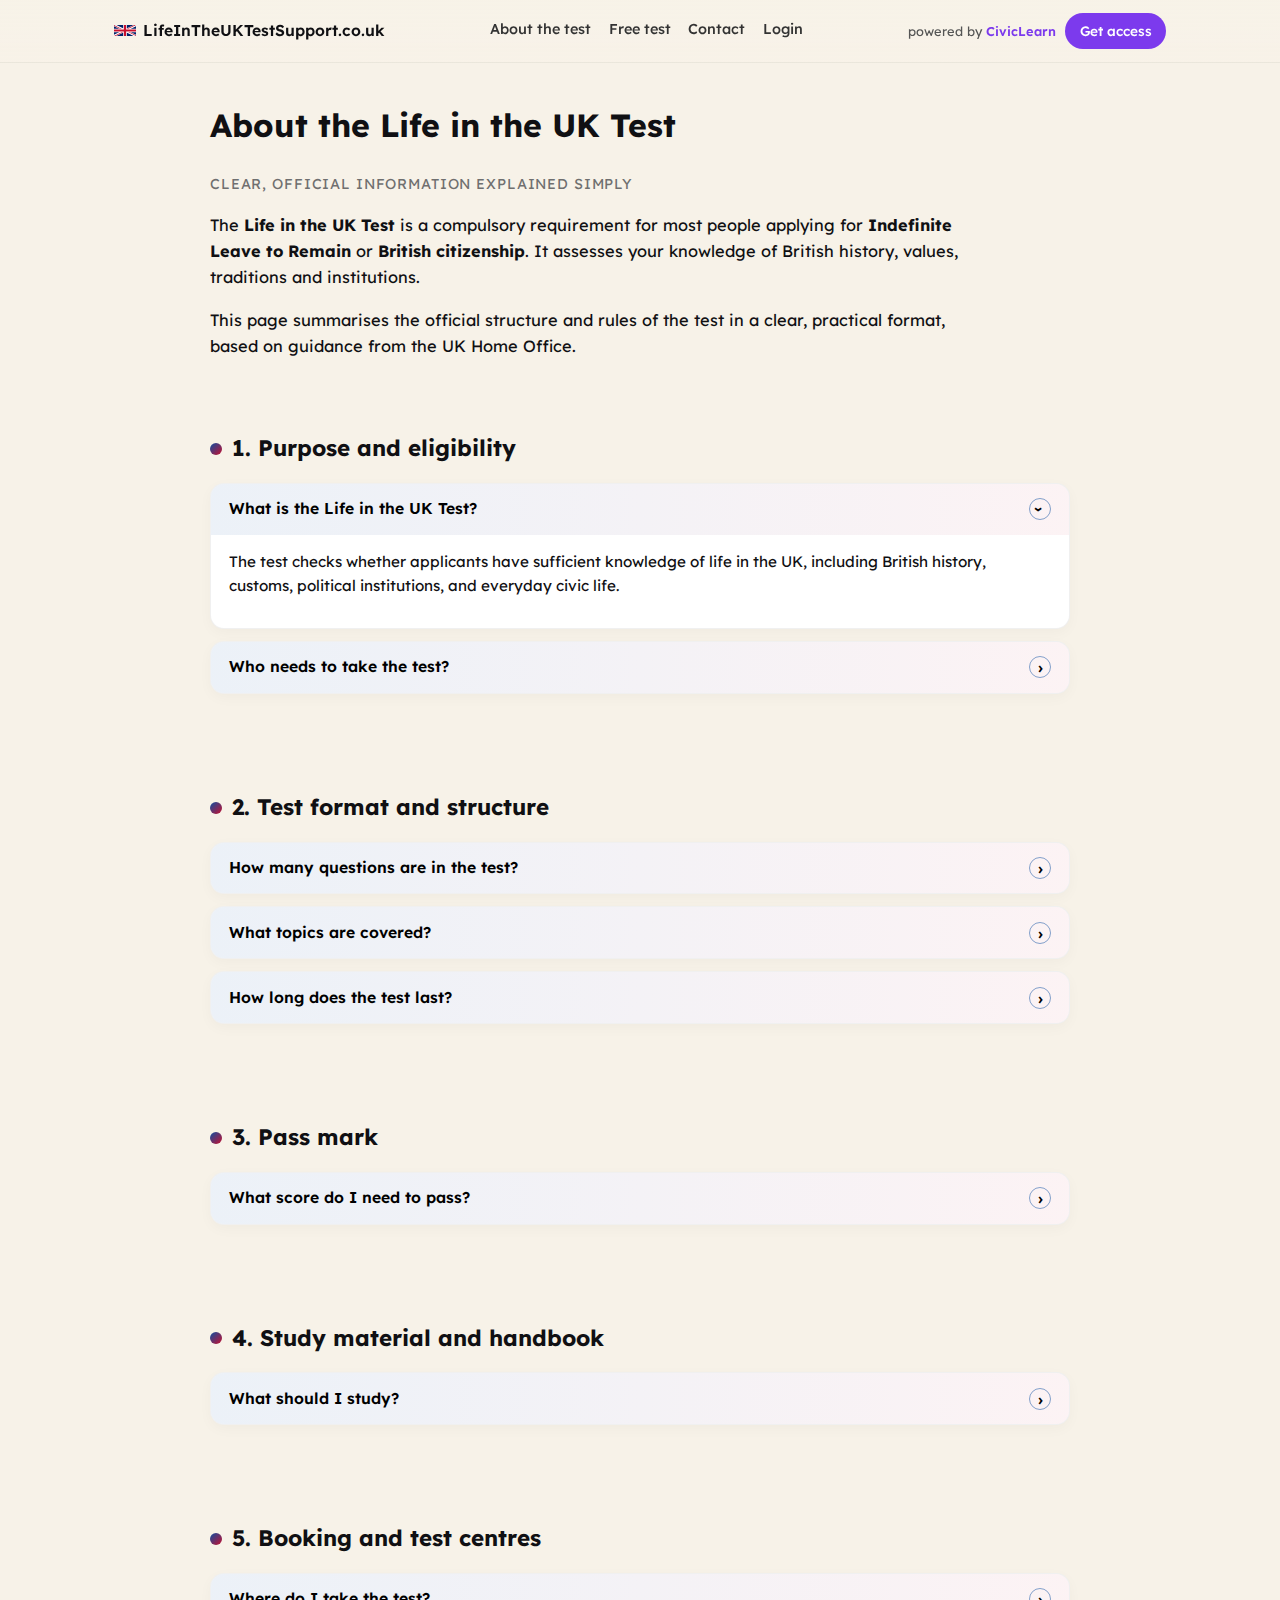
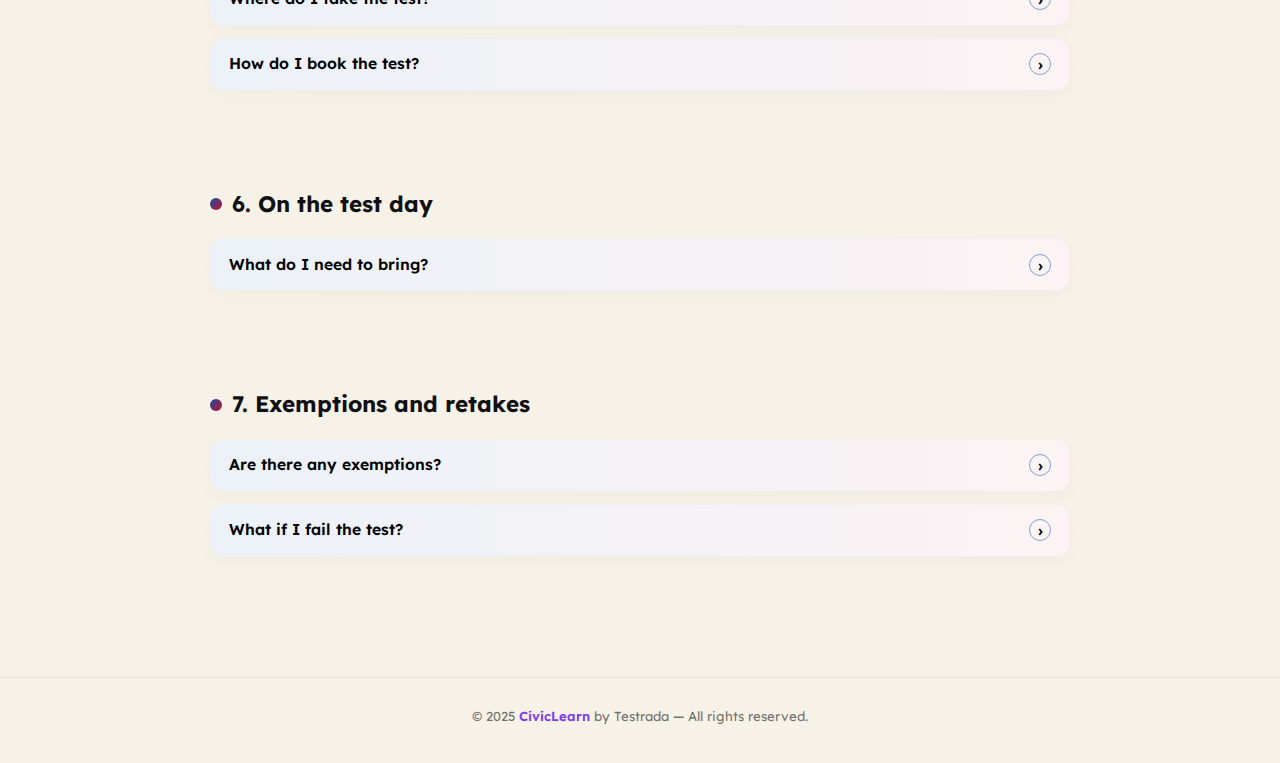
<file: about-the-test.html>
<!DOCTYPE html>
<html lang="en-GB">
<head>
  <meta charset="UTF-8" />
  <meta name="viewport" content="width=device-width,initial-scale=1" />

  <title>About the Life in the UK Test – LifeInTheUKTestSupport.co.uk</title>

  <!-- SEO -->
  <link rel="canonical" href="https://lifeintheuktestsupport.co.uk/about-the-test" />

  <meta name="description"
    content="A complete guide to the Life in the UK Test: purpose, eligibility, test format, number of questions, pass mark, official handbook, booking process, test day rules, exemptions and preparation advice." />

  <meta name="keywords"
    content="life in the uk test, life in the uk test format, life in the uk handbook, british citizenship test, uk settlement test, pass mark life in the uk, book life in the uk test" />

  <meta property="og:type" content="article" />
  <meta property="og:title" content="About the Life in the UK Test – Format, rules and requirements" />
  <meta property="og:description"
    content="Everything you need to know about the Life in the UK Test: questions, format, pass mark, handbook, booking, exemptions and preparation." />
  <meta property="og:url" content="https://lifeintheuktestsupport.co.uk/about-the-test" />
  <meta property="og:image" content="/assets/images/og-default.jpg" />

  <!-- GLOBAL -->
  <link rel="stylesheet"
      href="https://fonts.googleapis.com/css2?family=Lexend:wght@300;400;500;600;700&display=swap">

  <link rel="stylesheet" href="/assets/css/shared.css" />
  <link rel="stylesheet" href="/assets/css/abouttest.css" />

  <!-- PAGE-SPECIFIC FAQ STYLES -->
  <style>
    .faq-hero-intro { max-width: 780px; margin-bottom: 2rem; font-size: 1.02rem; line-height: 1.6; }
    .faq-section { max-width: 860px; margin: 0 auto 3.5rem; }
    .faq-section h2 { font-size: 1.4rem; margin: 2.5rem 0 1rem; display: inline-flex; align-items: center; gap: 0.6rem; }
    .faq-section h2::before {
      content: ""; width: 12px; height: 12px; border-radius: 999px;
      background: linear-gradient(135deg, #0b4ea2, #c8102e);
    }
    .faq-list { display: flex; flex-direction: column; gap: 0.75rem; }
    .faq-item { border-radius: 14px; background: #fff; border: 1px solid rgba(0,0,0,0.06); box-shadow: 0 4px 14px rgba(0,0,0,0.03); overflow: hidden; }
    .faq-question {
      width: 100%; text-align: left; padding: 0.9rem 1.1rem;
      background: linear-gradient(90deg, rgba(11,78,162,0.08), rgba(200,16,46,0.05));
      border: none; cursor: pointer; display: flex; justify-content: space-between;
      font-size: 0.98rem; font-weight: 600;
    }
    .faq-question-icon {
      width: 22px; height: 22px; border-radius: 999px;
      border: 1px solid rgba(11,78,162,0.5);
      display: flex; align-items: center; justify-content: center;
    }
    .faq-item.open .faq-question-icon { transform: rotate(90deg); }
    .faq-answer { padding: 0 1.1rem 0.9rem; font-size: 0.95rem; line-height: 1.6; display: none; }
    .faq-item.open .faq-answer { display: block; }
    .faq-answer ul { margin-left: 1.1rem; }
    .faq-cta-box {
      margin-top: 1rem; padding: 0.9rem; border-radius: 12px;
      background: rgba(11,78,162,0.06); border: 1px dashed rgba(11,78,162,0.4);
      font-size: 0.93rem;
    }
    .faq-cta-box a { font-weight: 600; text-decoration: none; }
    .faq-tagline { font-size: 0.9rem; color: #6f6f6f; margin-bottom: 0.7rem; text-transform: uppercase; letter-spacing: 0.06em; }
	
	.faq-section,
.faq-question,
.faq-answer {
  font-family: 'Lexend', system-ui, -apple-system, BlinkMacSystemFont, sans-serif;
}
  </style>
</head>

<body>

<header class="site-header">
  <div class="header-inner">
    <div class="header-left">
      <a href="/index.html" class="brand-link">
        <img src="/assets/images/uk.svg" alt="United Kingdom" />
        <div class="brand-title">LifeInTheUKTestSupport.co.uk</div>
      </a>
    </div>

    <div class="header-center">
      <nav class="header-nav">
        <a href="/about-the-test.html">About the test</a>
        <a href="/free-test.html">Free test</a>
        <a href="/contact.html">Contact</a>
        <a href="https://civiclearn.com/uk/login">Login</a>
      </nav>
    </div>

    <div class="header-right">
      <div class="brand-powered">powered by <span>CivicLearn</span></div>
      <a href="https://civiclearn.com/uk/checkout.html" class="btn-small-purple">Get access</a>
    </div>
  </div>
</header>

<main class="cl-main">
  <h1>About the Life in the UK Test</h1>
  <p class="faq-tagline">Clear, official information explained simply</p>

  <div class="faq-hero-intro">
    <p>
      The <strong>Life in the UK Test</strong> is a compulsory requirement for most people
      applying for <strong>Indefinite Leave to Remain</strong> or
      <strong>British citizenship</strong>.
      It assesses your knowledge of British history, values, traditions and institutions.
    </p>
    <p>
      This page summarises the official structure and rules of the test in a clear,
      practical format, based on guidance from the UK Home Office.
    </p>
  </div>

  <!-- 1 -->
  <section class="faq-section">
    <h2>1. Purpose and eligibility</h2>
    <div class="faq-list">
      <div class="faq-item open">
        <button class="faq-question">
          <span>What is the Life in the UK Test?</span>
          <span class="faq-question-icon">›</span>
        </button>
        <div class="faq-answer">
          <p>
            The test checks whether applicants have sufficient knowledge of life in the UK,
            including British history, customs, political institutions, and everyday civic life.
          </p>
        </div>
      </div>

      <div class="faq-item">
        <button class="faq-question">
          <span>Who needs to take the test?</span>
          <span class="faq-question-icon">›</span>
        </button>
        <div class="faq-answer">
          <p>
            Most applicants aged between 18 and 65 applying for settlement (ILR)
            or naturalisation as a British citizen must pass the Life in the UK Test,
            unless they qualify for an exemption.
          </p>
        </div>
      </div>
    </div>
  </section>

  <!-- 2 -->
  <section class="faq-section">
    <h2>2. Test format and structure</h2>
    <div class="faq-list">

      <div class="faq-item">
        <button class="faq-question">
          <span>How many questions are in the test?</span>
          <span class="faq-question-icon">›</span>
        </button>
        <div class="faq-answer">
          <p>The test consists of <strong>24 multiple-choice questions</strong>.</p>
        </div>
      </div>

      <div class="faq-item">
        <button class="faq-question">
          <span>What topics are covered?</span>
          <span class="faq-question-icon">›</span>
        </button>
        <div class="faq-answer">
          <ul>
            <li>British history</li>
            <li>Values and principles of the UK</li>
            <li>The UK system of government and the law</li>
            <li>Rights, responsibilities and everyday life</li>
            <li>Traditions, culture and national symbols</li>
          </ul>
        </div>
      </div>

      <div class="faq-item">
        <button class="faq-question">
          <span>How long does the test last?</span>
          <span class="faq-question-icon">›</span>
        </button>
        <div class="faq-answer">
          <p>You have <strong>45 minutes</strong> to complete the test.</p>
        </div>
      </div>

    </div>
  </section>

  <!-- 3 -->
  <section class="faq-section">
    <h2>3. Pass mark</h2>
    <div class="faq-list">
      <div class="faq-item">
        <button class="faq-question">
          <span>What score do I need to pass?</span>
          <span class="faq-question-icon">›</span>
        </button>
        <div class="faq-answer">
          <p>
            To pass the Life in the UK Test, you must answer
            <strong>at least 18 out of 24 questions correctly</strong>,
            which corresponds to a pass mark of <strong>75%</strong>.
          </p>
        </div>
      </div>
    </div>
  </section>

  <!-- 4 -->
  <section class="faq-section">
    <h2>4. Study material and handbook</h2>
    <div class="faq-list">
      <div class="faq-item">
        <button class="faq-question">
          <span>What should I study?</span>
          <span class="faq-question-icon">›</span>
        </button>
        <div class="faq-answer">
          <p>
            The test is based on the official Home Office handbook
            <strong>Life in the United Kingdom: A Guide for New Residents</strong>.
          </p>
          <div class="faq-cta-box">
            CivicLearn’s Life in the UK preparation program transforms the handbook into:
            <ul>
              <li>topic-based practice sessions</li>
              <li>full test simulations</li>
              <li>automatic revision of difficult questions</li>
            </ul>
            <a href="https://civiclearn.com/uk/checkout.html">View the full preparation program</a>
          </div>
        </div>
      </div>
    </div>
  </section>

  <!-- 5 -->
  <section class="faq-section">
    <h2>5. Booking and test centres</h2>
    <div class="faq-list">
      <div class="faq-item">
        <button class="faq-question">
          <span>Where do I take the test?</span>
          <span class="faq-question-icon">›</span>
        </button>
        <div class="faq-answer">
          <p>
            The Life in the UK Test is taken in person at
            <a href="/find-test-centre.html">approved test centres</a>
            across the United Kingdom.
          </p>
        </div>
      </div>

      <div class="faq-item">
        <button class="faq-question">
          <span>How do I book the test?</span>
          <span class="faq-question-icon">›</span>
        </button>
        <div class="faq-answer">
          <p>
            The test must be booked online through the official UK government website.
            You must book in advance and bring the required identification on the day.
          </p>
        </div>
      </div>
    </div>
  </section>

  <!-- 6 -->
  <section class="faq-section">
    <h2>6. On the test day</h2>
    <div class="faq-list">
      <div class="faq-item">
        <button class="faq-question">
          <span>What do I need to bring?</span>
          <span class="faq-question-icon">›</span>
        </button>
        <div class="faq-answer">
          <p>
            You must bring valid identification exactly matching your booking details.
            Mobile phones, notes and study materials are not allowed during the test.
          </p>
        </div>
      </div>
    </div>
  </section>

  <!-- 7 -->
  <section class="faq-section">
    <h2>7. Exemptions and retakes</h2>
    <div class="faq-list">
      <div class="faq-item">
        <button class="faq-question">
          <span>Are there any exemptions?</span>
          <span class="faq-question-icon">›</span>
        </button>
        <div class="faq-answer">
          <p>
            You may be exempt if you are under 18, over 65,
            or have a long-term physical or mental condition that prevents you from taking the test.
          </p>
        </div>
      </div>

      <div class="faq-item">
        <button class="faq-question">
          <span>What if I fail the test?</span>
          <span class="faq-question-icon">›</span>
        </button>
        <div class="faq-answer">
          <p>
            If you do not pass, you can retake the test.
            There is no limit to the number of attempts, but each attempt must be booked and paid for separately.
          </p>
        </div>
      </div>
    </div>
  </section>

</main>

<footer class="cl-footer">
  <div class="cl-footer-inner">
    © 2025 <span class="cl-footer-brand">CivicLearn</span> by Testrada — All rights reserved.
  </div>
</footer>

<script>
document.querySelectorAll(".faq-question").forEach(btn => {
  btn.addEventListener("click", () => {
    const item = btn.closest(".faq-item");
    item.classList.toggle("open");
  });
});
</script>

</body>
</html>
</file>
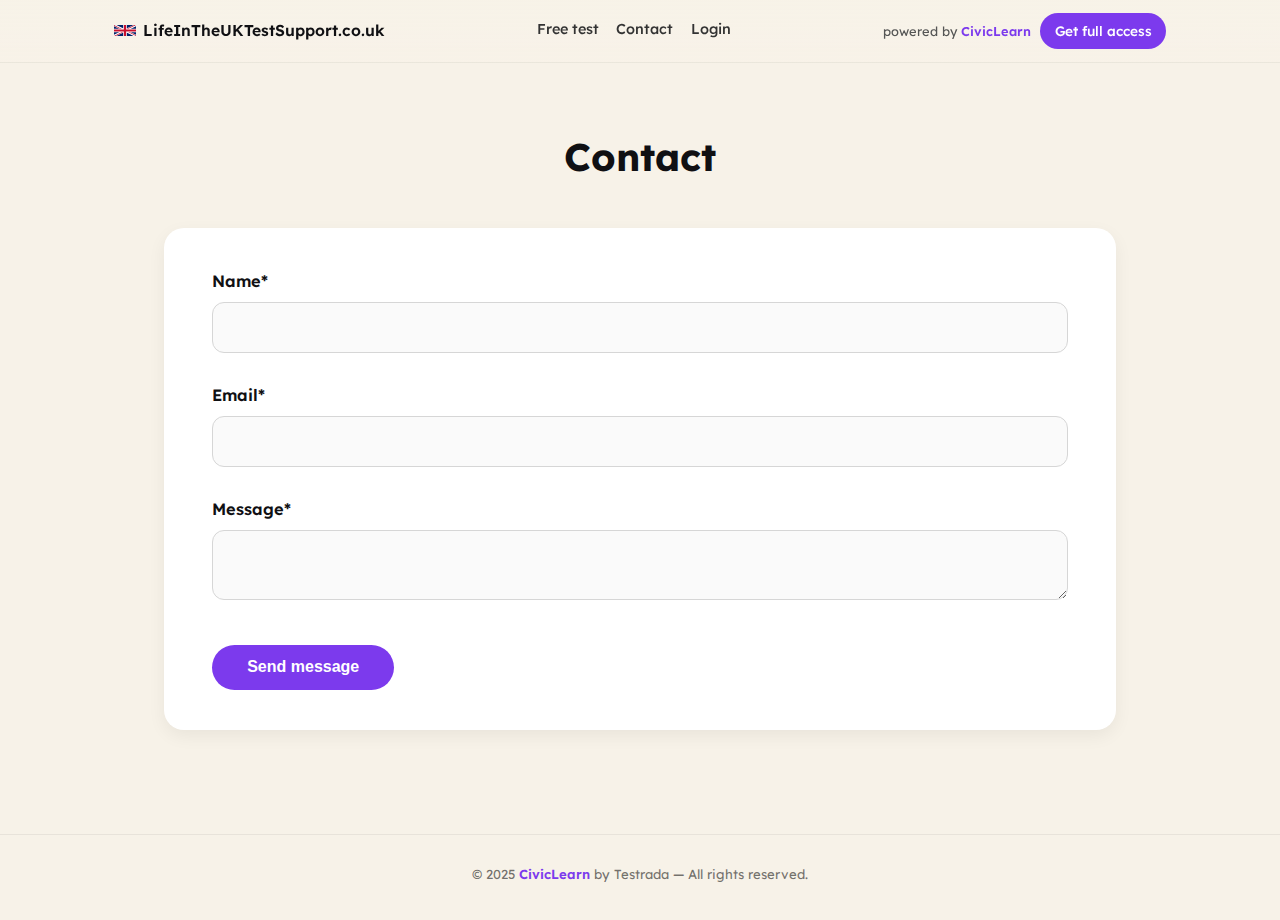
<file: contact.html>
<!DOCTYPE html>
<html lang="en-GB">
<head>
  <meta charset="UTF-8" />
  <meta name="viewport" content="width=device-width, initial-scale=1" />
  <title>Contact – Life in the UK Test Support</title>

  <!-- ===============================
       SEO META
  ================================== -->
  <meta name="description"
    content="Contact LifeInTheUKTestSupport.co.uk for questions about the Life in the UK Test, account access, or help with our online preparation platform. We reply as quickly as possible.">

  <link rel="canonical" href="https://lifeintheuktestsupport.co.uk/contact">

  <!-- ===============================
       OPEN GRAPH
  ================================== -->
  <meta property="og:type" content="website">
  <meta property="og:locale" content="en_GB">
  <meta property="og:title" content="Contact – Life in the UK Test Support">
  <meta property="og:description"
    content="Need help preparing for the Life in the UK Test or have a question about your access? Get in touch — we’re here to help.">
  <meta property="og:url" content="https://lifeintheuktestsupport.co.uk/contact">
  <meta property="og:image" content="https://lifeintheuktestsupport.co.uk/assets/images/og-default.jpg">

  <!-- ===============================
       TWITTER CARDS
  ================================== -->
  <meta name="twitter:card" content="summary_large_image">
  <meta name="twitter:title" content="Contact – Life in the UK Test Support">
  <meta name="twitter:description"
    content="Questions about the Life in the UK Test or our online preparation platform? Contact us for support.">
  <meta name="twitter:image" content="https://lifeintheuktestsupport.co.uk/assets/images/og-default.jpg">

  <link rel="stylesheet" href="/assets/css/shared.css">
  <link rel="stylesheet" href="/assets/css/contact.css">
  <link href="https://fonts.googleapis.com/css2?family=Lexend:wght@300;400;500;600;700&display=swap" rel="stylesheet">

  <style>
    .contact-feedback {
      display: none;
      margin-top: 1rem;
      font-size: 1rem;
      padding-left: 0.2rem;
    }
    .contact-feedback.success { color: #1b7f3b; }
    .contact-feedback.error { color: #b71c1c; }
  </style>

</head>

<body>

<header class="site-header">
  <div class="header-inner">

    <div class="header-left">
      <a href="/index.html" class="brand-link">
        <img src="/assets/images/uk.svg" alt="United Kingdom">
        <div class="brand-title">LifeInTheUKTestSupport.co.uk</div>
      </a>
    </div>

    <div class="header-center">
      <nav class="header-nav">
        <a href="/free-test.html">Free test</a>
        <a href="/contact.html">Contact</a>
        <a href="https://civiclearn.com/uk/login">Login</a>
      </nav>
    </div>

    <div class="header-right">
      <div class="brand-powered">powered by <span>CivicLearn</span></div>
      <a href="https://civiclearn.com/uk/checkout.html" class="btn-small-purple">
        Get full access
      </a>
    </div>

  </div>
</header>


<main class="contact-main">

  <h1 class="contact-title">Contact</h1>

  <div class="contact-card">

    <form id="contactForm" class="contact-form">

      <div class="field">
        <label>Name*</label>
        <input type="text" name="name" required>
      </div>

      <div class="field">
        <label>Email*</label>
        <input type="email" name="_replyto" required>
      </div>

      <div class="field">
        <label>Message*</label>
        <textarea name="message" required></textarea>
      </div>

      <button type="submit" class="contact-submit">
        Send message
      </button>

      <div id="successMessage" class="contact-feedback success">
        Your message has been sent successfully.
      </div>

      <div id="errorMessage" class="contact-feedback error">
        Something went wrong. Please try again.
      </div>

    </form>

  </div>

</main>


<footer class="cl-footer">
  <div class="cl-footer-inner">
    © 2025 <span class="cl-footer-brand">CivicLearn</span> by Testrada — All rights reserved.
  </div>
</footer>


<script>
document.getElementById("contactForm").addEventListener("submit", async function(e) {
  e.preventDefault();

  const form = e.target;
  const data = new FormData(form);

  const success = document.getElementById("successMessage");
  const error = document.getElementById("errorMessage");

  success.style.display = "none";
  error.style.display = "none";

  try {
    const response = await fetch("https://formspree.io/f/mwpggjzw", {
      method: "POST",
      body: data,
      headers: { "Accept": "application/json" }
    });

    if (response.ok) {
      success.style.display = "block";
      form.reset();
    } else {
      error.style.display = "block";
    }

  } catch {
    error.style.display = "block";
  }
});
</script>

</body>
</html>
</file>
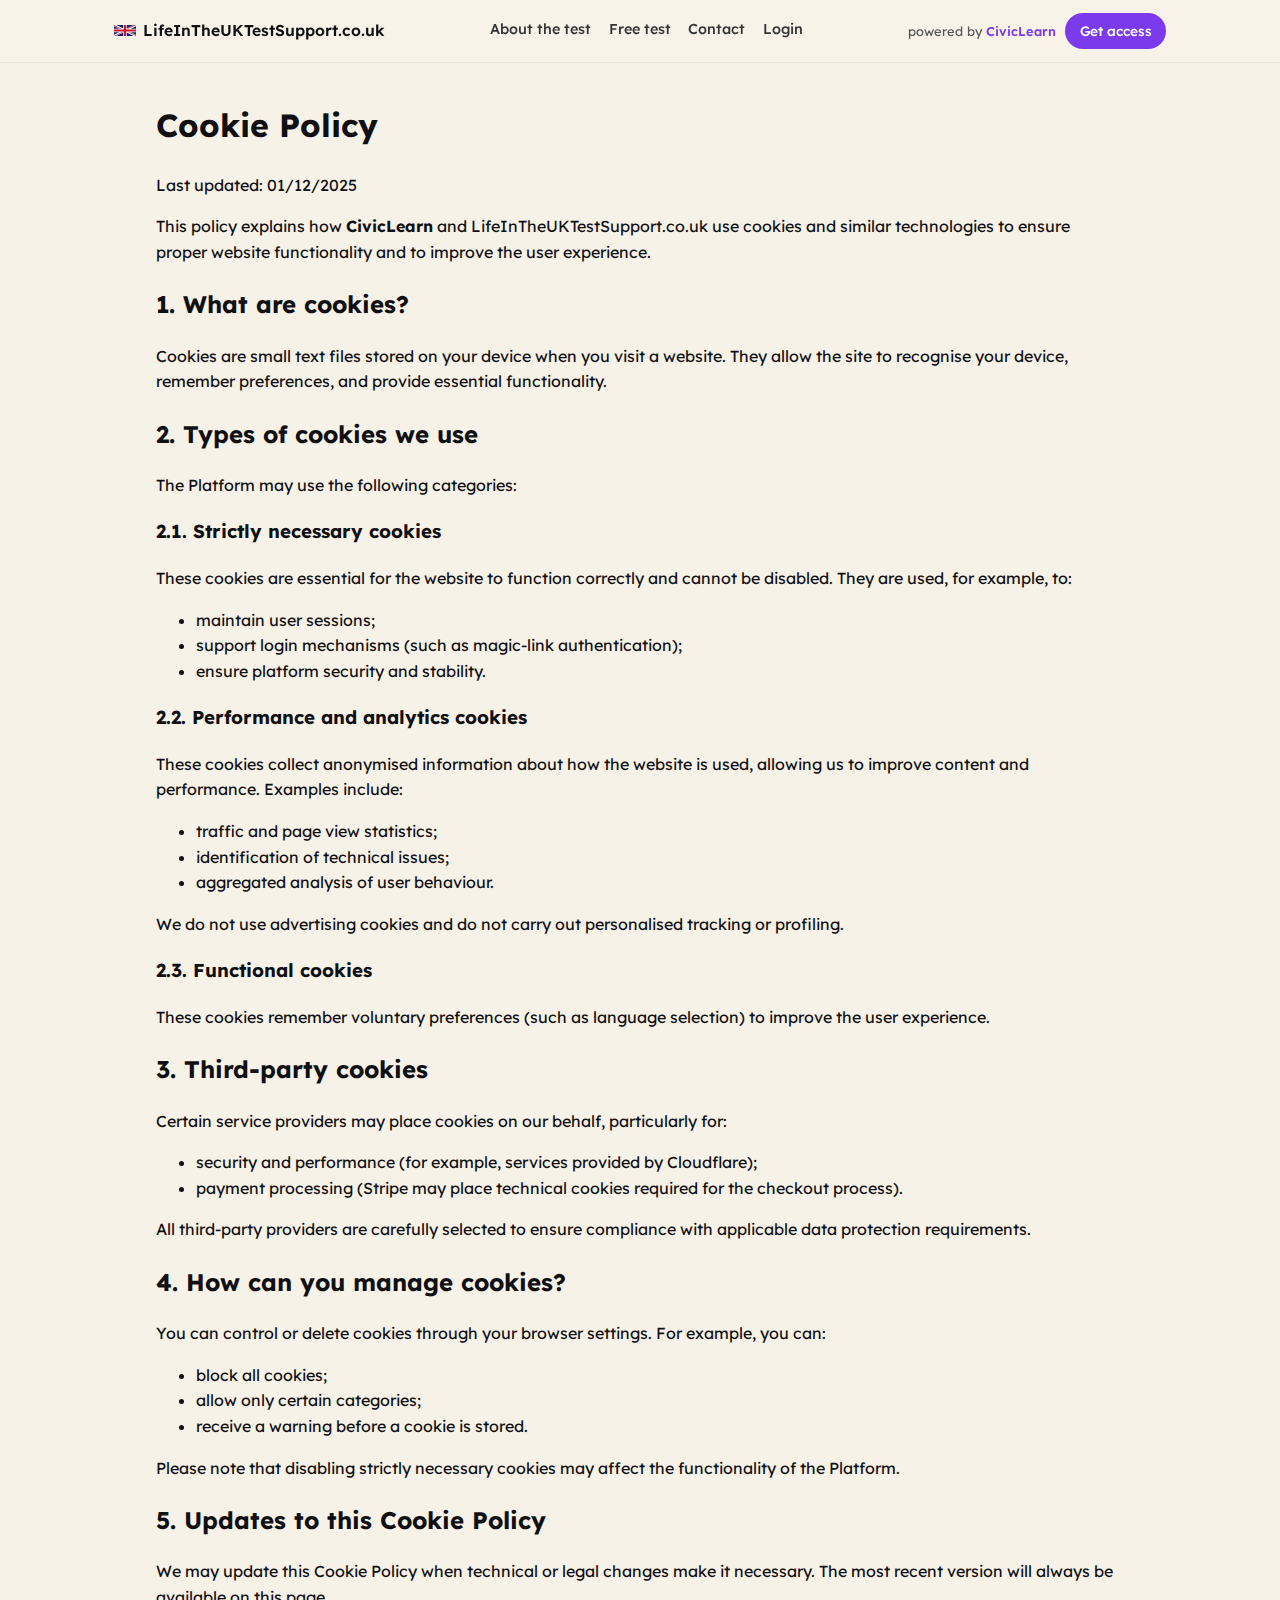
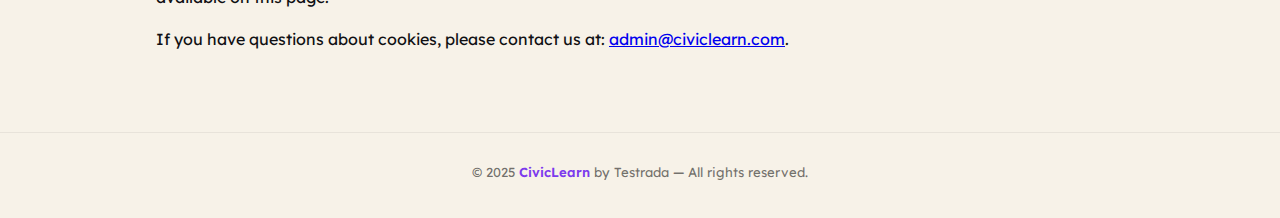
<file: cookie-policy.html>
<!DOCTYPE html>
<html lang="en-GB">
<head>
  <meta charset="UTF-8" />
  <meta name="viewport" content="width=device-width,initial-scale=1" />
  
  <title>Cookie Policy – Life in the UK - British Citizenship Test</title>

  <!-- GLOBAL -->
  <link rel="stylesheet" href="/assets/css/shared.css">

  <!-- PAGE-SPECIFIC CSS -->
  <link rel="stylesheet" href="/assets/css/abouttest.css">
</head>

<body>

<header class="site-header">
  <div class="header-inner">

    <div class="header-left">
      <a href="/" class="brand-link">
        <img src="/assets/images/uk.svg" alt="UK">
        <div class="brand-title">LifeInTheUKTestSupport.co.uk</div>
      </a>
    </div>

    <div class="header-center">
      <nav class="header-nav">
        <a href="/about-the-test.html">About the test</a>
        <a href="/free-test.html">Free test</a>
        <a href="/contact.html">Contact</a>
        <a href="https://civiclearn.com/uk/login">Login</a>
      </nav>
    </div>

    <div class="header-right">
      <div class="brand-powered">
        powered by <span>CivicLearn</span>
      </div>
      <a href="https://civiclearn.com/uk/checkout.html" class="btn-small-purple">
        Get access
      </a>
    </div>

  </div>
</header>


<main class="cl-main">
  <h1>Cookie Policy</h1>

  <p>Last updated: 01/12/2025</p>

  <p>
    This policy explains how <strong>CivicLearn</strong> and LifeInTheUKTestSupport.co.uk use cookies
    and similar technologies to ensure proper website functionality and to improve the user experience.
  </p>


  <h2>1. What are cookies?</h2>
  <p>
    Cookies are small text files stored on your device when you visit a website.
    They allow the site to recognise your device, remember preferences,
    and provide essential functionality.
  </p>


  <h2>2. Types of cookies we use</h2>
  <p>The Platform may use the following categories:</p>


  <h3>2.1. Strictly necessary cookies</h3>
  <p>
    These cookies are essential for the website to function correctly and cannot be disabled.
    They are used, for example, to:
  </p>
  <ul>
    <li>maintain user sessions;</li>
    <li>support login mechanisms (such as magic-link authentication);</li>
    <li>ensure platform security and stability.</li>
  </ul>


  <h3>2.2. Performance and analytics cookies</h3>
  <p>
    These cookies collect anonymised information about how the website is used,
    allowing us to improve content and performance. Examples include:
  </p>
  <ul>
    <li>traffic and page view statistics;</li>
    <li>identification of technical issues;</li>
    <li>aggregated analysis of user behaviour.</li>
  </ul>
  <p>
    We do not use advertising cookies and do not carry out personalised tracking or profiling.
  </p>


  <h3>2.3. Functional cookies</h3>
  <p>
    These cookies remember voluntary preferences (such as language selection)
    to improve the user experience.
  </p>


  <h2>3. Third-party cookies</h2>
  <p>
    Certain service providers may place cookies on our behalf, particularly for:
  </p>

  <ul>
    <li>security and performance (for example, services provided by Cloudflare);</li>
    <li>payment processing (Stripe may place technical cookies required for the checkout process).</li>
  </ul>

  <p>
    All third-party providers are carefully selected to ensure compliance with applicable
    data protection requirements.
  </p>


  <h2>4. How can you manage cookies?</h2>
  <p>
    You can control or delete cookies through your browser settings. For example, you can:
  </p>

  <ul>
    <li>block all cookies;</li>
    <li>allow only certain categories;</li>
    <li>receive a warning before a cookie is stored.</li>
  </ul>

  <p>
    Please note that disabling strictly necessary cookies may affect the functionality of the Platform.
  </p>


  <h2>5. Updates to this Cookie Policy</h2>
  <p>
    We may update this Cookie Policy when technical or legal changes make it necessary.
    The most recent version will always be available on this page.
  </p>

  <p>
    If you have questions about cookies, please contact us at:
    <a href="mailto:admin@civiclearn.com">admin@civiclearn.com</a>.
  </p>

</main>


<footer class="cl-footer">
  <div class="cl-footer-inner">
    © 2025 <span class="cl-footer-brand">CivicLearn</span> by Testrada — All rights reserved.
  </div>
</footer>

</body>
</html>
</file>
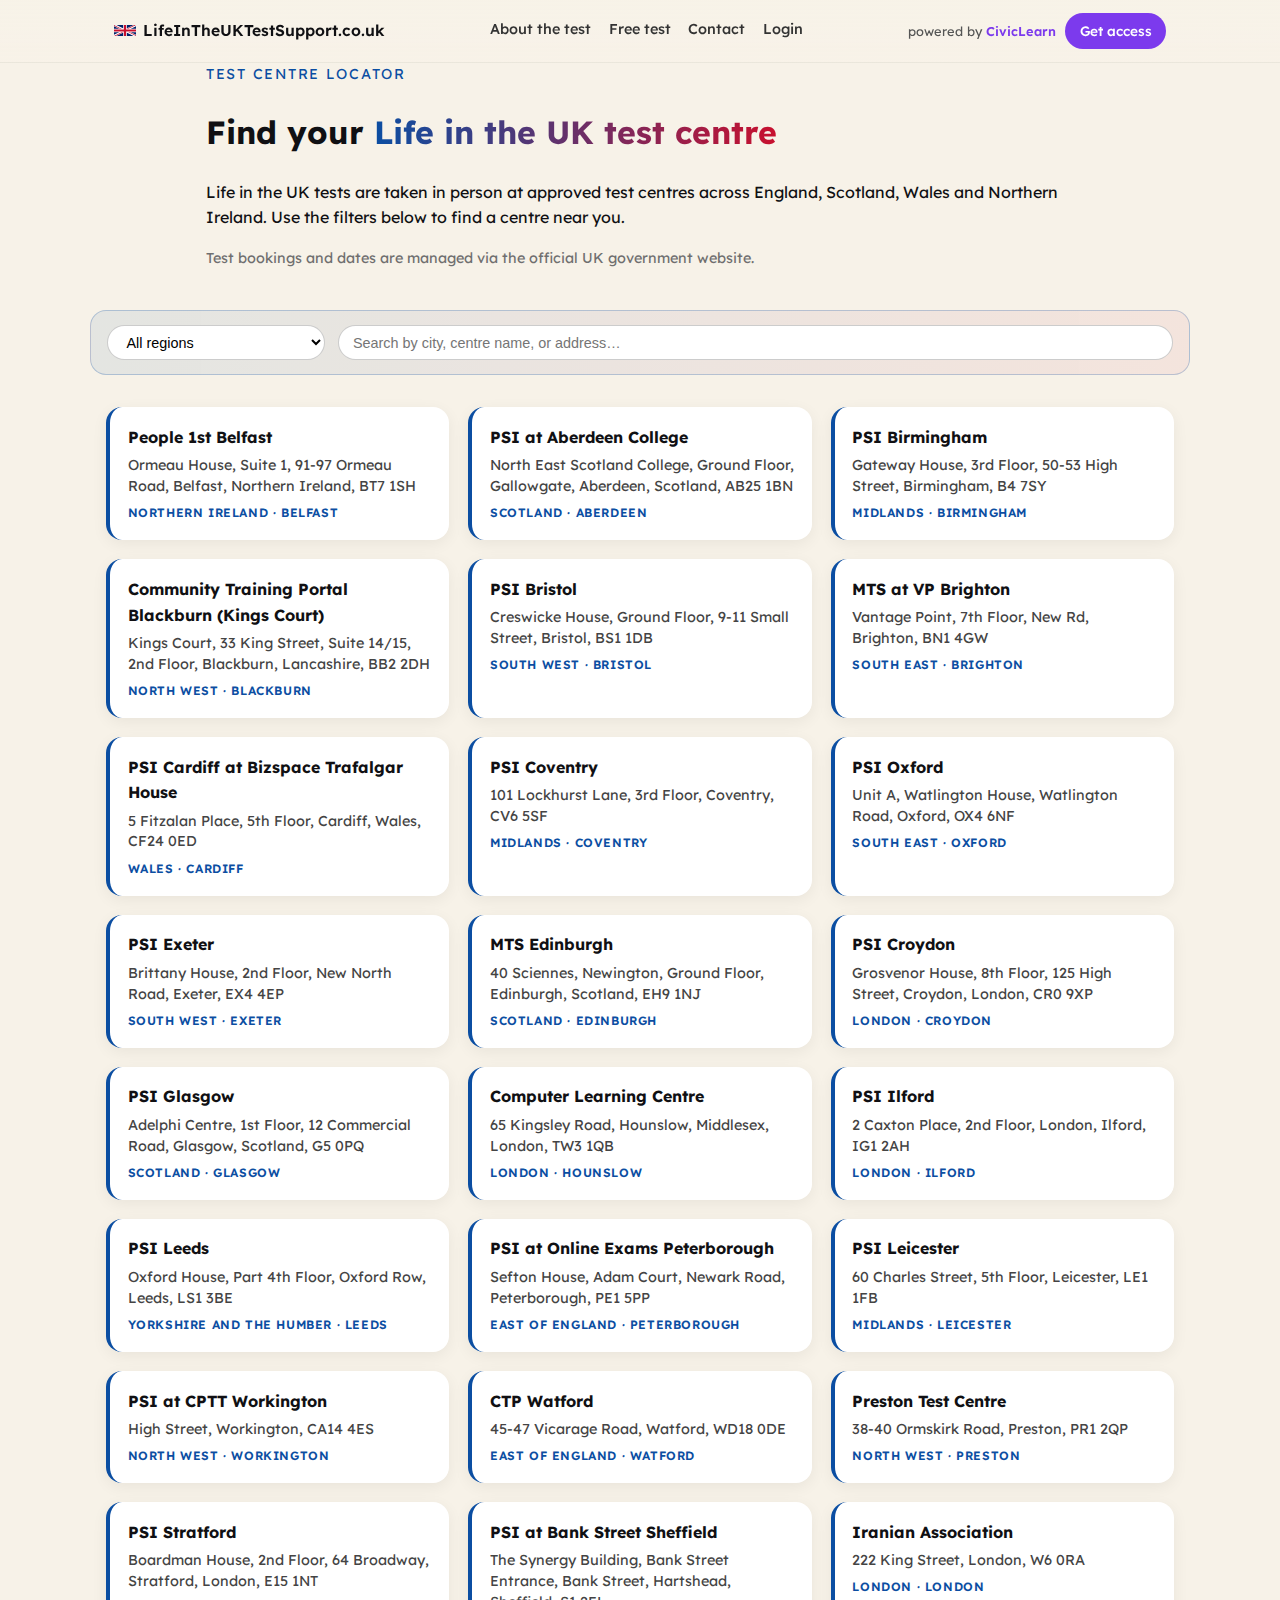
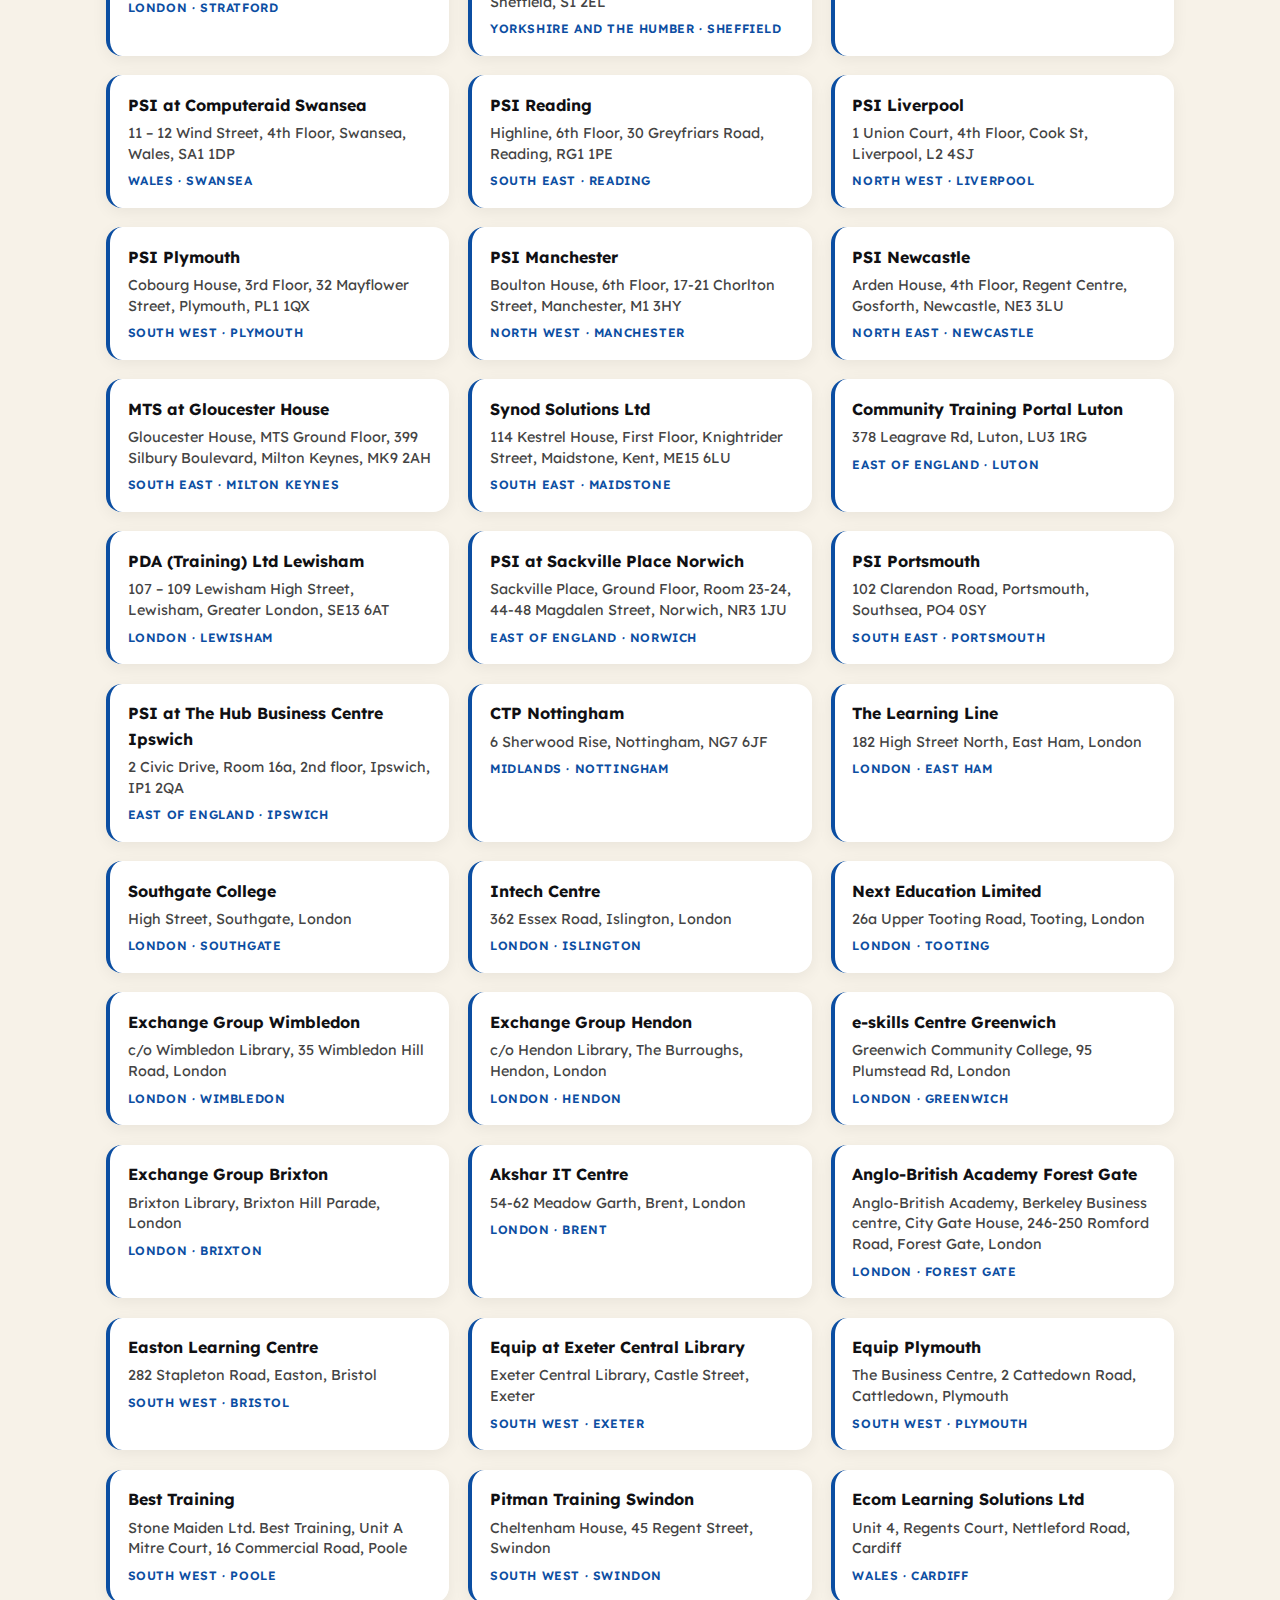
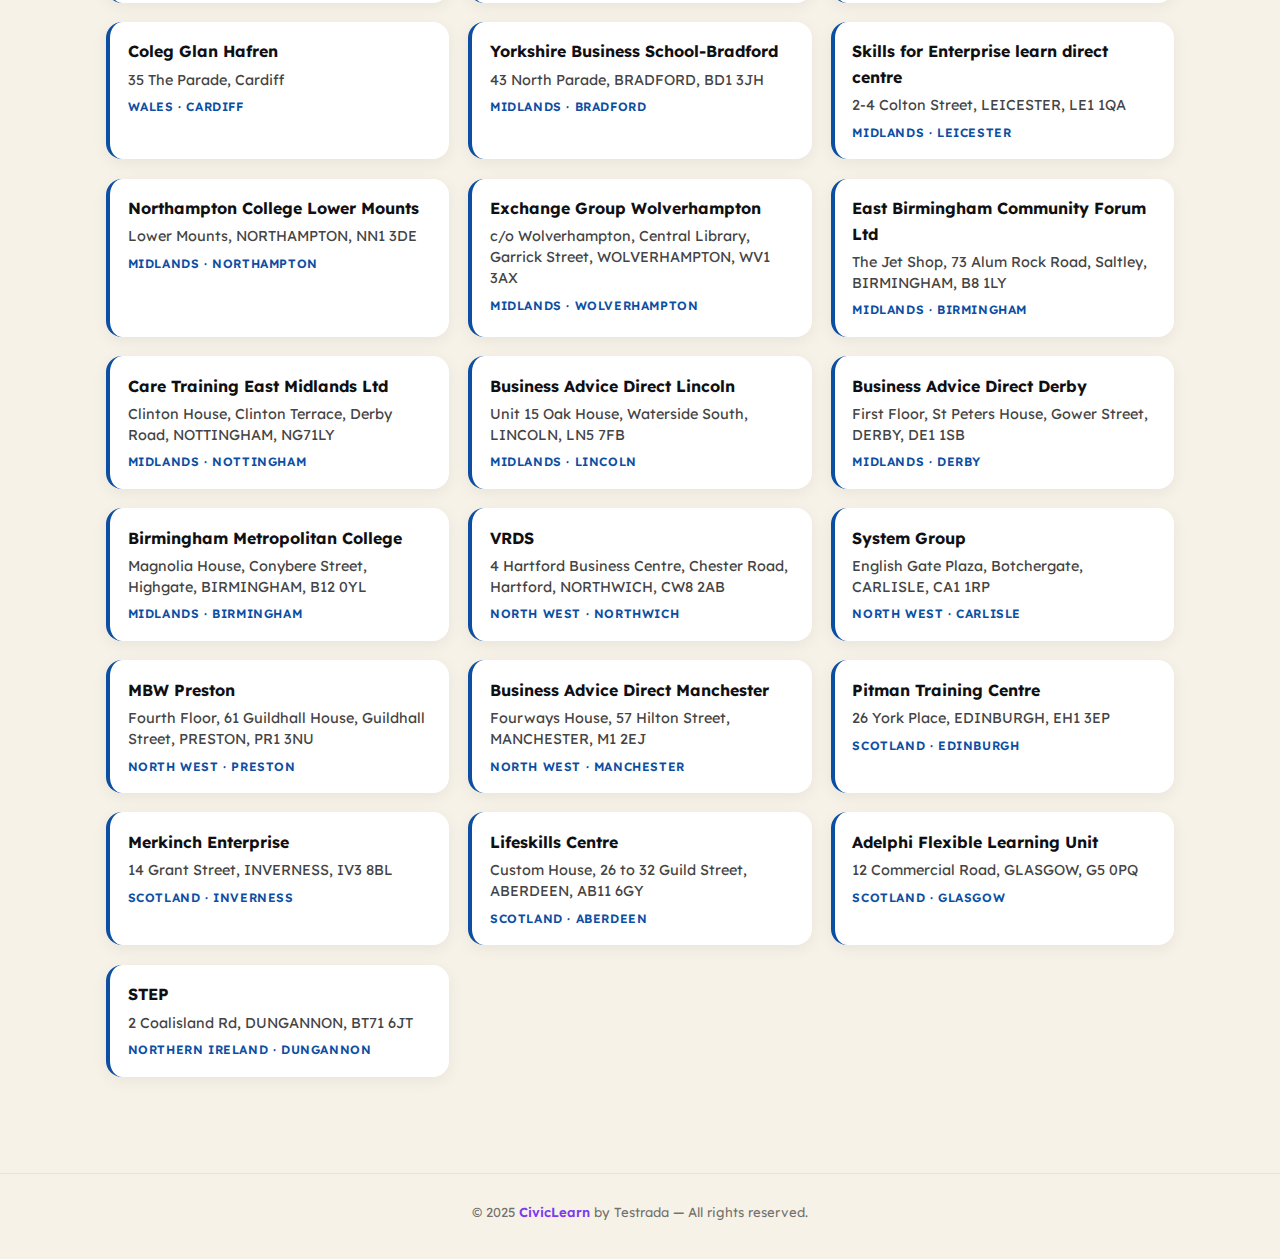
<file: find-test-centre.html>
<!DOCTYPE html>
<html lang="en-GB">
<head>
  <meta charset="UTF-8" />
  <meta name="viewport" content="width=device-width,initial-scale=1" />

  <title>Find a Life in the UK test centre</title>

  <!-- SEO -->
  <link rel="canonical" href="https://lifeintheuktestsupport.co.uk/find-test-centre" />
  <meta name="description"
        content="Find official Life in the UK test centres across England, Scotland, Wales and Northern Ireland. Browse by region or search by city." />

  <meta property="og:type" content="website">
  <meta property="og:title" content="Find your Life in the UK test centre">
  <meta property="og:description"
        content="Browse official Life in the UK test centres by region or city. Clear list, no map, easy to use." />
  <meta property="og:image" content="/assets/images/og-default.jpg">

  <!-- GLOBAL -->
  <link rel="stylesheet" href="/assets/css/shared.css" />

  <style>
    .locator-hero {
      max-width: 900px;
      margin: 0 auto 2.5rem;
      padding: 0 1rem;
    }

    .locator-eyebrow {
      font-size: 0.9rem;
      letter-spacing: 0.12em;
      text-transform: uppercase;
      color: #0b4ea2;
      margin-bottom: 0.35rem;
    }

    .locator-hero h1 span {
      background: linear-gradient(90deg, #0b4ea2, #c8102e);
      -webkit-background-clip: text;
      background-clip: text;
      color: transparent;
    }

    .locator-note {
      margin-top: 0.7rem;
      font-size: 0.9rem;
      color: #6f6f6f;
    }

    /* FILTER BAR */
    .locator-toolbar {
      max-width: 1100px;
      margin: 0 auto 2rem;
      padding: 0.9rem 1rem;
      display: flex;
      gap: 0.8rem;
      flex-wrap: wrap;
      border-radius: 16px;
      background: linear-gradient(
        90deg,
        rgba(11,78,162,0.08),
        rgba(200,16,46,0.06)
      );
      border: 1px solid rgba(11,78,162,0.25);
    }

    .locator-select,
    .locator-search {
      border-radius: 999px;
      border: 1px solid rgba(0,0,0,0.2);
      padding: 0.45rem 0.9rem;
      font-size: 0.9rem;
      background: #fff;
    }

    .locator-search {
      flex: 1 1 220px;
    }

    /* LIST */
    .locator-list {
      max-width: 1100px;
      margin: 0 auto 3rem;
      padding: 0 1rem;
    }

    .locator-cards {
      display: grid;
      grid-template-columns: repeat(auto-fit, minmax(280px, 1fr));
      gap: 1.2rem;
    }

    .locator-card {
      background: #fff;
      border-radius: 16px;
      padding: 1.1rem;
      box-shadow: 0 4px 16px rgba(0,0,0,0.06);
      border-left: 4px solid #0b4ea2;
    }

    .locator-card h3 {
      margin: 0 0 0.3rem;
      font-size: 1rem;
      font-weight: 700;
    }

    .locator-meta {
      font-size: 0.9rem;
      color: #444;
      line-height: 1.45;
    }

    .locator-region {
      margin-top: 0.4rem;
      font-size: 0.75rem;
      font-weight: 600;
      text-transform: uppercase;
      letter-spacing: 0.05em;
      color: #0b4ea2;
    }

    .no-results {
      font-size: 0.95rem;
      color: #666;
      margin-top: 1rem;
    }
  </style>
</head>

<body>

<header class="site-header">
  <div class="header-inner">
    <div class="header-left">
      <a href="/index.html" class="brand-link">
        <img src="/assets/images/uk.svg" alt="United Kingdom">
        <div class="brand-title">LifeInTheUKTestSupport.co.uk</div>
      </a>
    </div>

    <div class="header-center">
      <nav class="header-nav">
        <a href="/about-the-test.html">About the test</a>
        <a href="/free-test.html">Free test</a>
        <a href="/contact.html">Contact</a>
        <a href="https://civiclearn.com/uk/login">Login</a>
      </nav>
    </div>

    <div class="header-right">
      <div class="brand-powered">powered by <span>CivicLearn</span></div>
      <a href="https://civiclearn.com/uk/checkout.html" class="btn-small-purple">
        Get access
      </a>
    </div>
  </div>
</header>

<main class="cl-main">

  <section class="locator-hero">
    <div class="locator-eyebrow">Test centre locator</div>
    <h1>Find your <span>Life in the UK test centre</span></h1>
    <p>
      Life in the UK tests are taken in person at approved test centres across
      England, Scotland, Wales and Northern Ireland.
      Use the filters below to find a centre near you.
    </p>
    <p class="locator-note">
      Test bookings and dates are managed via the official UK government website.
    </p>
  </section>

  <section class="locator-toolbar">
    <select id="regionFilter" class="locator-select">
      <option value="all">All regions</option>
      <option>London</option>
      <option>South East</option>
      <option>South West</option>
      <option>Midlands</option>
      <option>North West</option>
      <option>North East</option>
      <option>Yorkshire and the Humber</option>
      <option>East of England</option>
      <option>Scotland</option>
      <option>Wales</option>
      <option>Northern Ireland</option>
    </select>

    <input id="searchInput"
           class="locator-search"
           type="text"
           placeholder="Search by city, centre name, or address…" />
  </section>

  <section class="locator-list">
    <div id="centreList" class="locator-cards"></div>
    <div id="noResults" class="no-results" style="display:none;">
      No test centres match your search.
    </div>
  </section>

</main>

<footer class="cl-footer">
  <div class="cl-footer-inner">
    © 2025 <span class="cl-footer-brand">CivicLearn</span> by Testrada — All rights reserved.
  </div>
</footer>

<script>
let centres = [];

fetch("/assets/data/testcentres_uk.json")
  .then(r => r.json())
  .then(data => {
    centres = data;
    render();
  });

function render() {
  const region = regionFilter.value;
  const q = searchInput.value.toLowerCase();

  const filtered = centres.filter(c =>
    (region === "all" || c.region === region) &&
    (
      c.name.toLowerCase().includes(q) ||
      c.city.toLowerCase().includes(q) ||
      c.address.toLowerCase().includes(q)
    )
  );

  centreList.innerHTML = "";
  noResults.style.display = filtered.length ? "none" : "block";

  filtered.forEach(c => {
    const card = document.createElement("div");
    card.className = "locator-card";
    card.innerHTML = `
      <h3>${c.name}</h3>
      <div class="locator-meta">${c.address}</div>
      <div class="locator-region">${c.region} · ${c.city}</div>
    `;
    centreList.appendChild(card);
  });
}

regionFilter.onchange = searchInput.oninput = render;
</script>

</body>
</html>
</file>
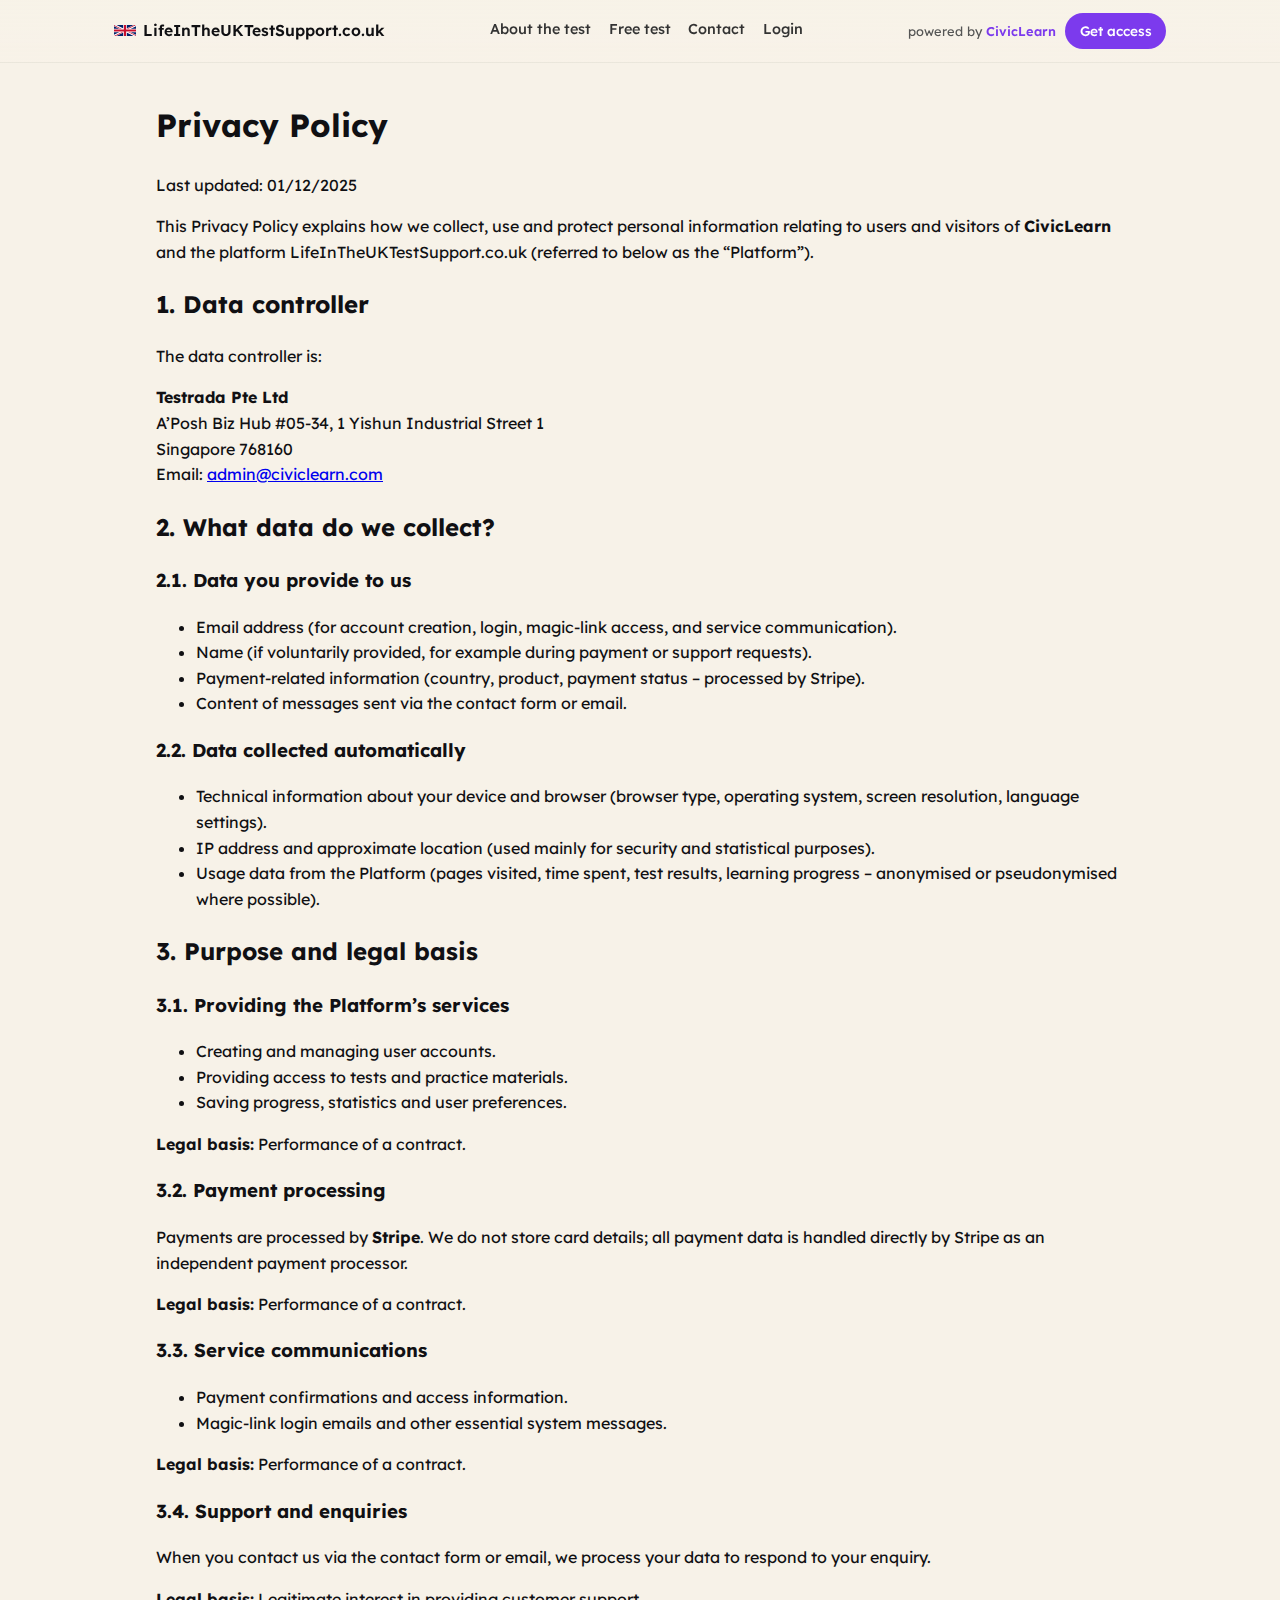
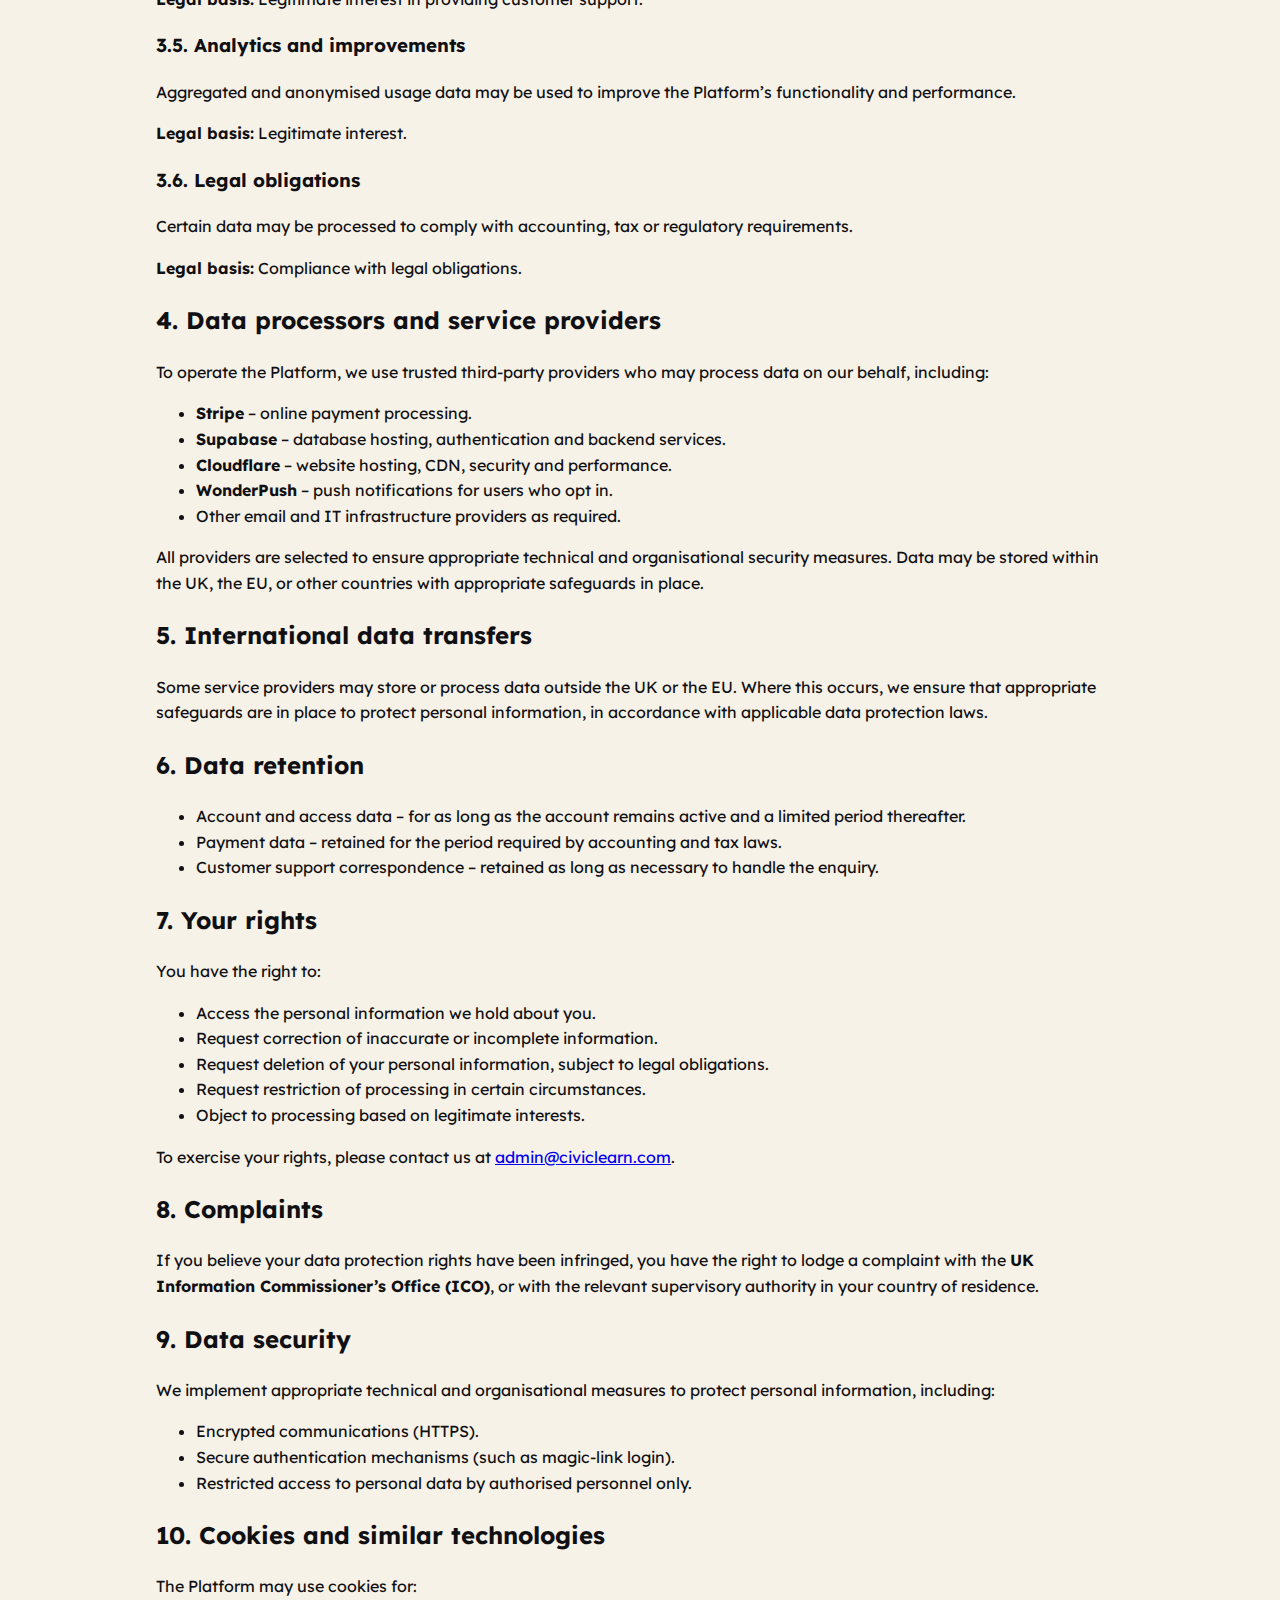
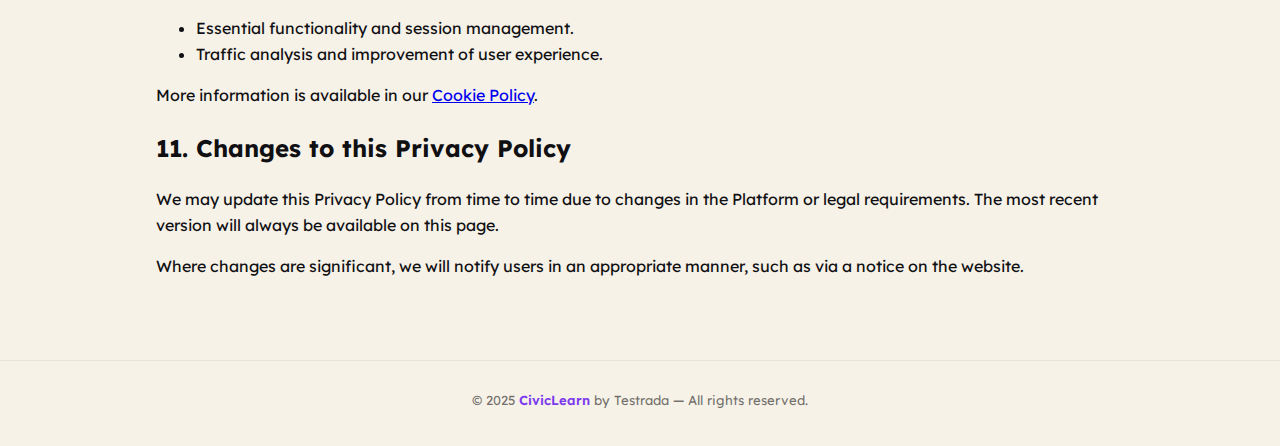
<file: privacy-policy.html>
<!DOCTYPE html>
<html lang="en-GB">
<head>
  <meta charset="UTF-8" />
  <meta name="viewport" content="width=device-width,initial-scale=1" />

  <title>Privacy Policy – Life in the UK  Test</title>

  <!-- GLOBAL -->
  <link rel="stylesheet" href="/assets/css/shared.css">

  <!-- PAGE-SPECIFIC -->
  <link rel="stylesheet" href="/assets/css/abouttest.css">
</head>

<body>

<header class="site-header">
  <div class="header-inner">
    <div class="header-left">
      <a href="/index.html" class="brand-link">
        <img src="/assets/images/uk.svg" alt="UK">
        <div class="brand-title">LifeInTheUKTestSupport.co.uk</div>
      </a>
    </div>

    <div class="header-center">
      <nav class="header-nav">
        <a href="/about-the-test.html">About the test</a>
        <a href="/free-test.html">Free test</a>
        <a href="/contact.html">Contact</a>
        <a href="https://civiclearn.com/uk/login">Login</a>
      </nav>
    </div>

    <div class="header-right">
      <div class="brand-powered">
        powered by <span>CivicLearn</span>
      </div>
      <a href="https://civiclearn.com/uk/checkout.html" class="btn-small-purple">
        Get access
      </a>
    </div>
  </div>
</header>


<main class="cl-main">
  <h1>Privacy Policy</h1>

  <p>Last updated: 01/12/2025</p>

  <p>
    This Privacy Policy explains how we collect, use and protect personal information relating to users and
    visitors of <strong>CivicLearn</strong> and the platform LifeInTheUKTestSupport.co.uk
    (referred to below as the “Platform”).
  </p>

  <h2>1. Data controller</h2>
  <p>The data controller is:</p>

  <p>
    <strong>Testrada Pte Ltd</strong><br>
    A’Posh Biz Hub #05-34, 1 Yishun Industrial Street 1<br>
    Singapore 768160<br>
    Email: <a href="mailto:admin@civiclearn.com">admin@civiclearn.com</a>
  </p>

  <h2>2. What data do we collect?</h2>

  <h3>2.1. Data you provide to us</h3>
  <ul>
    <li>Email address (for account creation, login, magic-link access, and service communication).</li>
    <li>Name (if voluntarily provided, for example during payment or support requests).</li>
    <li>Payment-related information (country, product, payment status – processed by Stripe).</li>
    <li>Content of messages sent via the contact form or email.</li>
  </ul>

  <h3>2.2. Data collected automatically</h3>
  <ul>
    <li>Technical information about your device and browser (browser type, operating system, screen resolution, language settings).</li>
    <li>IP address and approximate location (used mainly for security and statistical purposes).</li>
    <li>
      Usage data from the Platform (pages visited, time spent, test results, learning progress –
      anonymised or pseudonymised where possible).
    </li>
  </ul>

  <h2>3. Purpose and legal basis</h2>

  <h3>3.1. Providing the Platform’s services</h3>
  <ul>
    <li>Creating and managing user accounts.</li>
    <li>Providing access to tests and practice materials.</li>
    <li>Saving progress, statistics and user preferences.</li>
  </ul>
  <p><strong>Legal basis:</strong> Performance of a contract.</p>

  <h3>3.2. Payment processing</h3>
  <p>
    Payments are processed by <strong>Stripe</strong>. We do not store card details;
    all payment data is handled directly by Stripe as an independent payment processor.
  </p>
  <p><strong>Legal basis:</strong> Performance of a contract.</p>

  <h3>3.3. Service communications</h3>
  <ul>
    <li>Payment confirmations and access information.</li>
    <li>Magic-link login emails and other essential system messages.</li>
  </ul>
  <p><strong>Legal basis:</strong> Performance of a contract.</p>

  <h3>3.4. Support and enquiries</h3>
  <p>
    When you contact us via the contact form or email, we process your data to respond to your enquiry.
  </p>
  <p><strong>Legal basis:</strong> Legitimate interest in providing customer support.</p>

  <h3>3.5. Analytics and improvements</h3>
  <p>
    Aggregated and anonymised usage data may be used to improve the Platform’s functionality and performance.
  </p>
  <p><strong>Legal basis:</strong> Legitimate interest.</p>

  <h3>3.6. Legal obligations</h3>
  <p>
    Certain data may be processed to comply with accounting, tax or regulatory requirements.
  </p>
  <p><strong>Legal basis:</strong> Compliance with legal obligations.</p>

  <h2>4. Data processors and service providers</h2>
  <p>
    To operate the Platform, we use trusted third-party providers who may process data on our behalf, including:
  </p>

  <ul>
    <li><strong>Stripe</strong> – online payment processing.</li>
    <li><strong>Supabase</strong> – database hosting, authentication and backend services.</li>
    <li><strong>Cloudflare</strong> – website hosting, CDN, security and performance.</li>
    <li><strong>WonderPush</strong> – push notifications for users who opt in.</li>
    <li>Other email and IT infrastructure providers as required.</li>
  </ul>

  <p>
    All providers are selected to ensure appropriate technical and organisational security measures.
    Data may be stored within the UK, the EU, or other countries with appropriate safeguards in place.
  </p>

  <h2>5. International data transfers</h2>
  <p>
    Some service providers may store or process data outside the UK or the EU.
    Where this occurs, we ensure that appropriate safeguards are in place to protect personal information,
    in accordance with applicable data protection laws.
  </p>

  <h2>6. Data retention</h2>
  <ul>
    <li>Account and access data – for as long as the account remains active and a limited period thereafter.</li>
    <li>Payment data – retained for the period required by accounting and tax laws.</li>
    <li>Customer support correspondence – retained as long as necessary to handle the enquiry.</li>
  </ul>

  <h2>7. Your rights</h2>
  <p>You have the right to:</p>

  <ul>
    <li>Access the personal information we hold about you.</li>
    <li>Request correction of inaccurate or incomplete information.</li>
    <li>Request deletion of your personal information, subject to legal obligations.</li>
    <li>Request restriction of processing in certain circumstances.</li>
    <li>Object to processing based on legitimate interests.</li>
  </ul>

  <p>
    To exercise your rights, please contact us at
    <a href="mailto:admin@civiclearn.com">admin@civiclearn.com</a>.
  </p>

<h2>8. Complaints</h2>
<p>
  If you believe your data protection rights have been infringed, you have the right to
  lodge a complaint with the
  <strong>UK Information Commissioner’s Office (ICO)</strong>,
  or with the relevant supervisory authority in your country of residence.
</p>

  <h2>9. Data security</h2>
  <p>
    We implement appropriate technical and organisational measures to protect personal information, including:
  </p>

  <ul>
    <li>Encrypted communications (HTTPS).</li>
    <li>Secure authentication mechanisms (such as magic-link login).</li>
    <li>Restricted access to personal data by authorised personnel only.</li>
  </ul>

  <h2>10. Cookies and similar technologies</h2>
  <p>The Platform may use cookies for:</p>

  <ul>
    <li>Essential functionality and session management.</li>
    <li>Traffic analysis and improvement of user experience.</li>
  </ul>

  <p>
    More information is available in our <a href="/cookie-policy.html">Cookie Policy</a>.
  </p>

  <h2>11. Changes to this Privacy Policy</h2>
  <p>
    We may update this Privacy Policy from time to time due to changes in the Platform or legal requirements.
    The most recent version will always be available on this page.
  </p>

  <p>
    Where changes are significant, we will notify users in an appropriate manner,
    such as via a notice on the website.
  </p>
</main>


<footer class="cl-footer">
  <div class="cl-footer-inner">
    © 2025 <span class="cl-footer-brand">CivicLearn</span> by Testrada — All rights reserved.
  </div>
</footer>

</body>
</html>
</file>
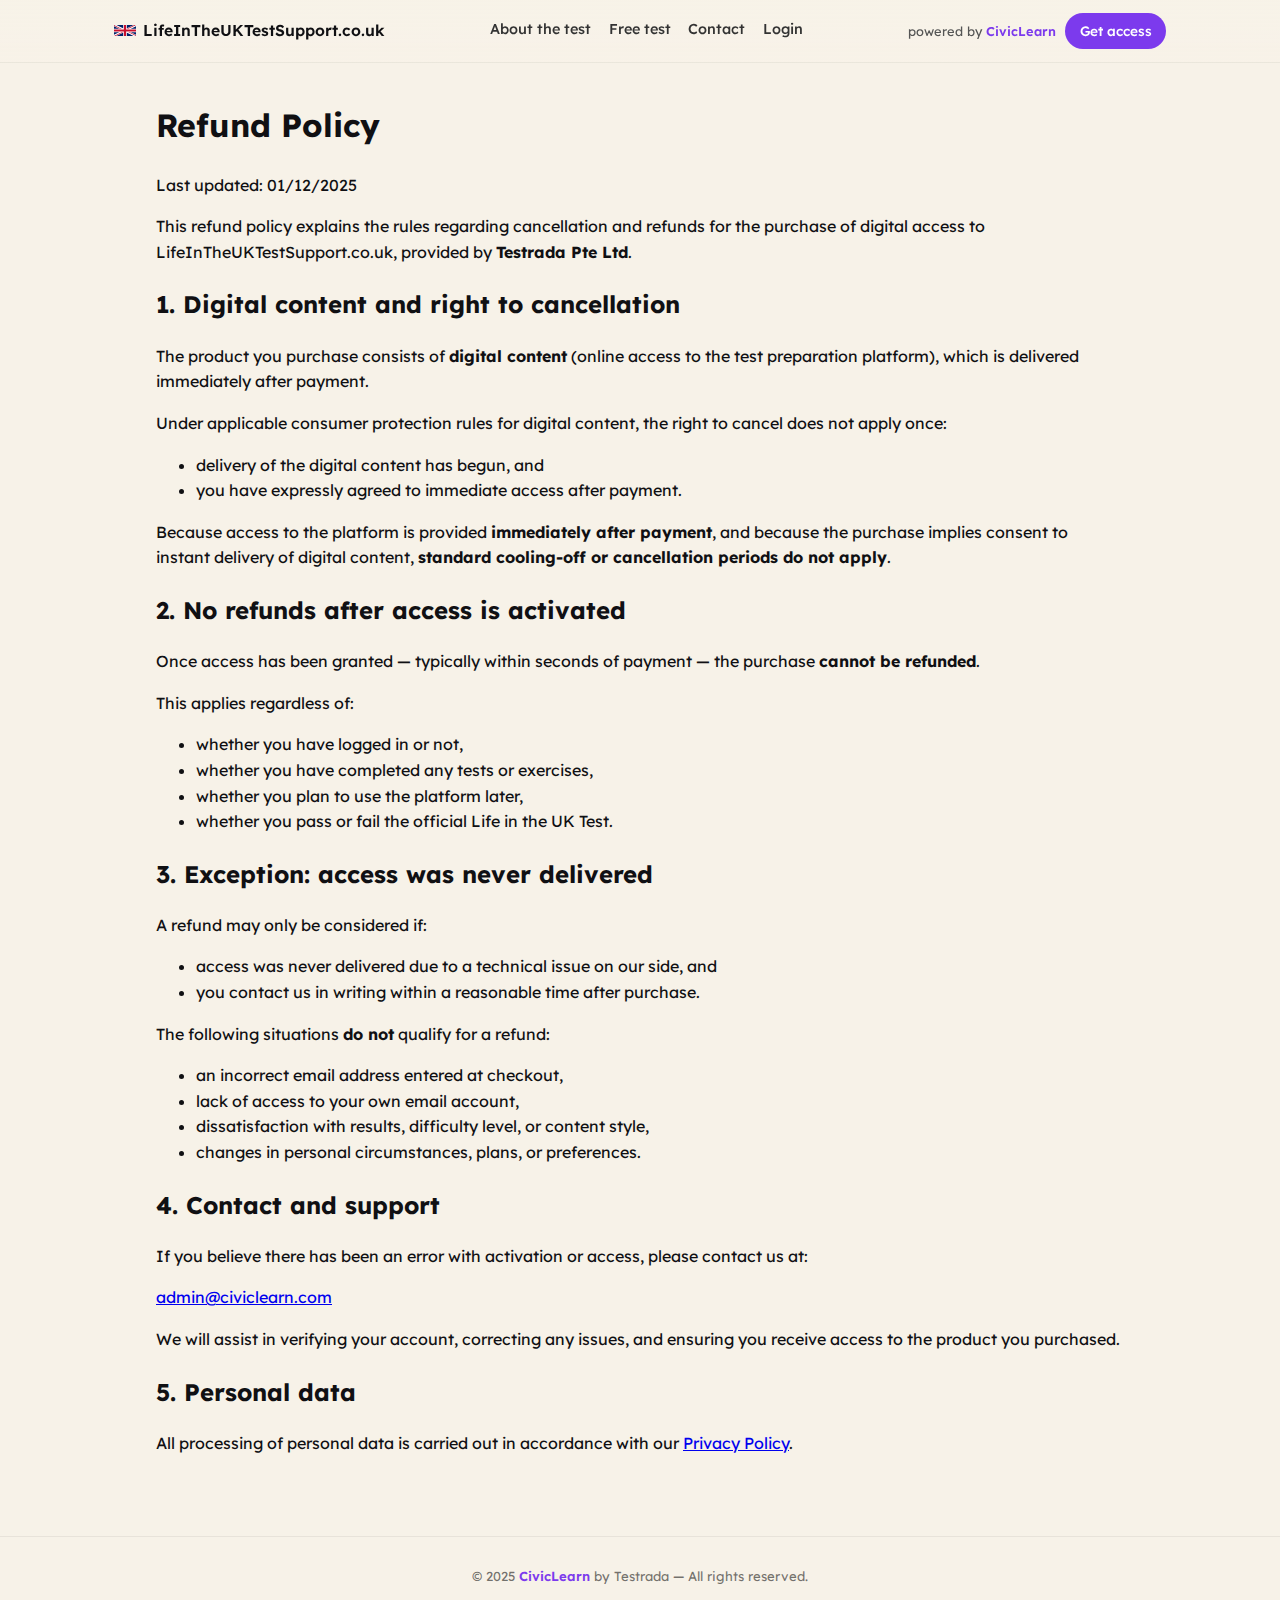
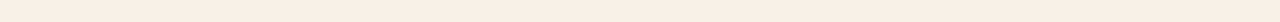
<file: refund-policy.html>
<!DOCTYPE html>
<html lang="en-GB">
<head>
  <meta charset="UTF-8" />
  <meta name="viewport" content="width=device-width,initial-scale=1" />

  <title>Refund Policy – Life in the UK Test</title>

  <!-- GLOBAL -->
  <link rel="stylesheet" href="/assets/css/shared.css">

  <!-- PAGE SPECIFIC -->
  <link rel="stylesheet" href="/assets/css/abouttest.css">
</head>

<body>

<header class="site-header">
  <div class="header-inner">

    <div class="header-left">
      <a href="/index.html" class="brand-link">
        <img src="/assets/images/uk.svg" alt="UK">
        <div class="brand-title">LifeInTheUKTestSupport.co.uk</div>
      </a>
    </div>

    <div class="header-center">
      <nav class="header-nav">
        <a href="/about-the-test.html">About the test</a>
        <a href="/free-test.html">Free test</a>
        <a href="/contact.html">Contact</a>
        <a href="https://civiclearn.com/uk/login">Login</a>
      </nav>
    </div>

    <div class="header-right">
      <div class="brand-powered">
        powered by <span>CivicLearn</span>
      </div>
      <a href="https://civiclearn.com/uk/checkout.html" class="btn-small-purple">
        Get access
      </a>
    </div>

  </div>
</header>


<main class="cl-main">
  <h1>Refund Policy</h1>

  <p>Last updated: 01/12/2025</p>

  <p>
    This refund policy explains the rules regarding cancellation and refunds for the purchase of
    digital access to LifeInTheUKTestSupport.co.uk, provided by
    <strong>Testrada Pte Ltd</strong>.
  </p>

  <h2>1. Digital content and right to cancellation</h2>

  <p>
    The product you purchase consists of <strong>digital content</strong>
    (online access to the test preparation platform),
    which is delivered immediately after payment.
  </p>

  <p>
    Under applicable consumer protection rules for digital content,
    the right to cancel does not apply once:
  </p>

  <ul>
    <li>delivery of the digital content has begun, and</li>
    <li>you have expressly agreed to immediate access after payment.</li>
  </ul>

  <p>
    Because access to the platform is provided <strong>immediately after payment</strong>,
    and because the purchase implies consent to instant delivery of digital content,
    <strong>standard cooling-off or cancellation periods do not apply</strong>.
  </p>

  <h2>2. No refunds after access is activated</h2>

  <p>
    Once access has been granted — typically within seconds of payment —
    the purchase <strong>cannot be refunded</strong>.
  </p>

  <p>This applies regardless of:</p>

  <ul>
    <li>whether you have logged in or not,</li>
    <li>whether you have completed any tests or exercises,</li>
    <li>whether you plan to use the platform later,</li>
    <li>whether you pass or fail the official Life in the UK Test.</li>
  </ul>

  <h2>3. Exception: access was never delivered</h2>

  <p>
    A refund may only be considered if:
  </p>

  <ul>
    <li>access was never delivered due to a technical issue on our side, and</li>
    <li>you contact us in writing within a reasonable time after purchase.</li>
  </ul>

  <p>
    The following situations <strong>do not</strong> qualify for a refund:
  </p>

  <ul>
    <li>an incorrect email address entered at checkout,</li>
    <li>lack of access to your own email account,</li>
    <li>dissatisfaction with results, difficulty level, or content style,</li>
    <li>changes in personal circumstances, plans, or preferences.</li>
  </ul>

  <h2>4. Contact and support</h2>

  <p>
    If you believe there has been an error with activation or access,
    please contact us at:
  </p>

  <p>
    <a href="mailto:admin@civiclearn.com">admin@civiclearn.com</a>
  </p>

  <p>
    We will assist in verifying your account, correcting any issues,
    and ensuring you receive access to the product you purchased.
  </p>

  <h2>5. Personal data</h2>

  <p>
    All processing of personal data is carried out in accordance with our
    <a href="/privacy-policy.html">Privacy Policy</a>.
  </p>

</main>


<footer class="cl-footer">
  <div class="cl-footer-inner">
    © 2025 <span class="cl-footer-brand">CivicLearn</span> by Testrada — All rights reserved.
  </div>
</footer>

</body>
</html>
</file>
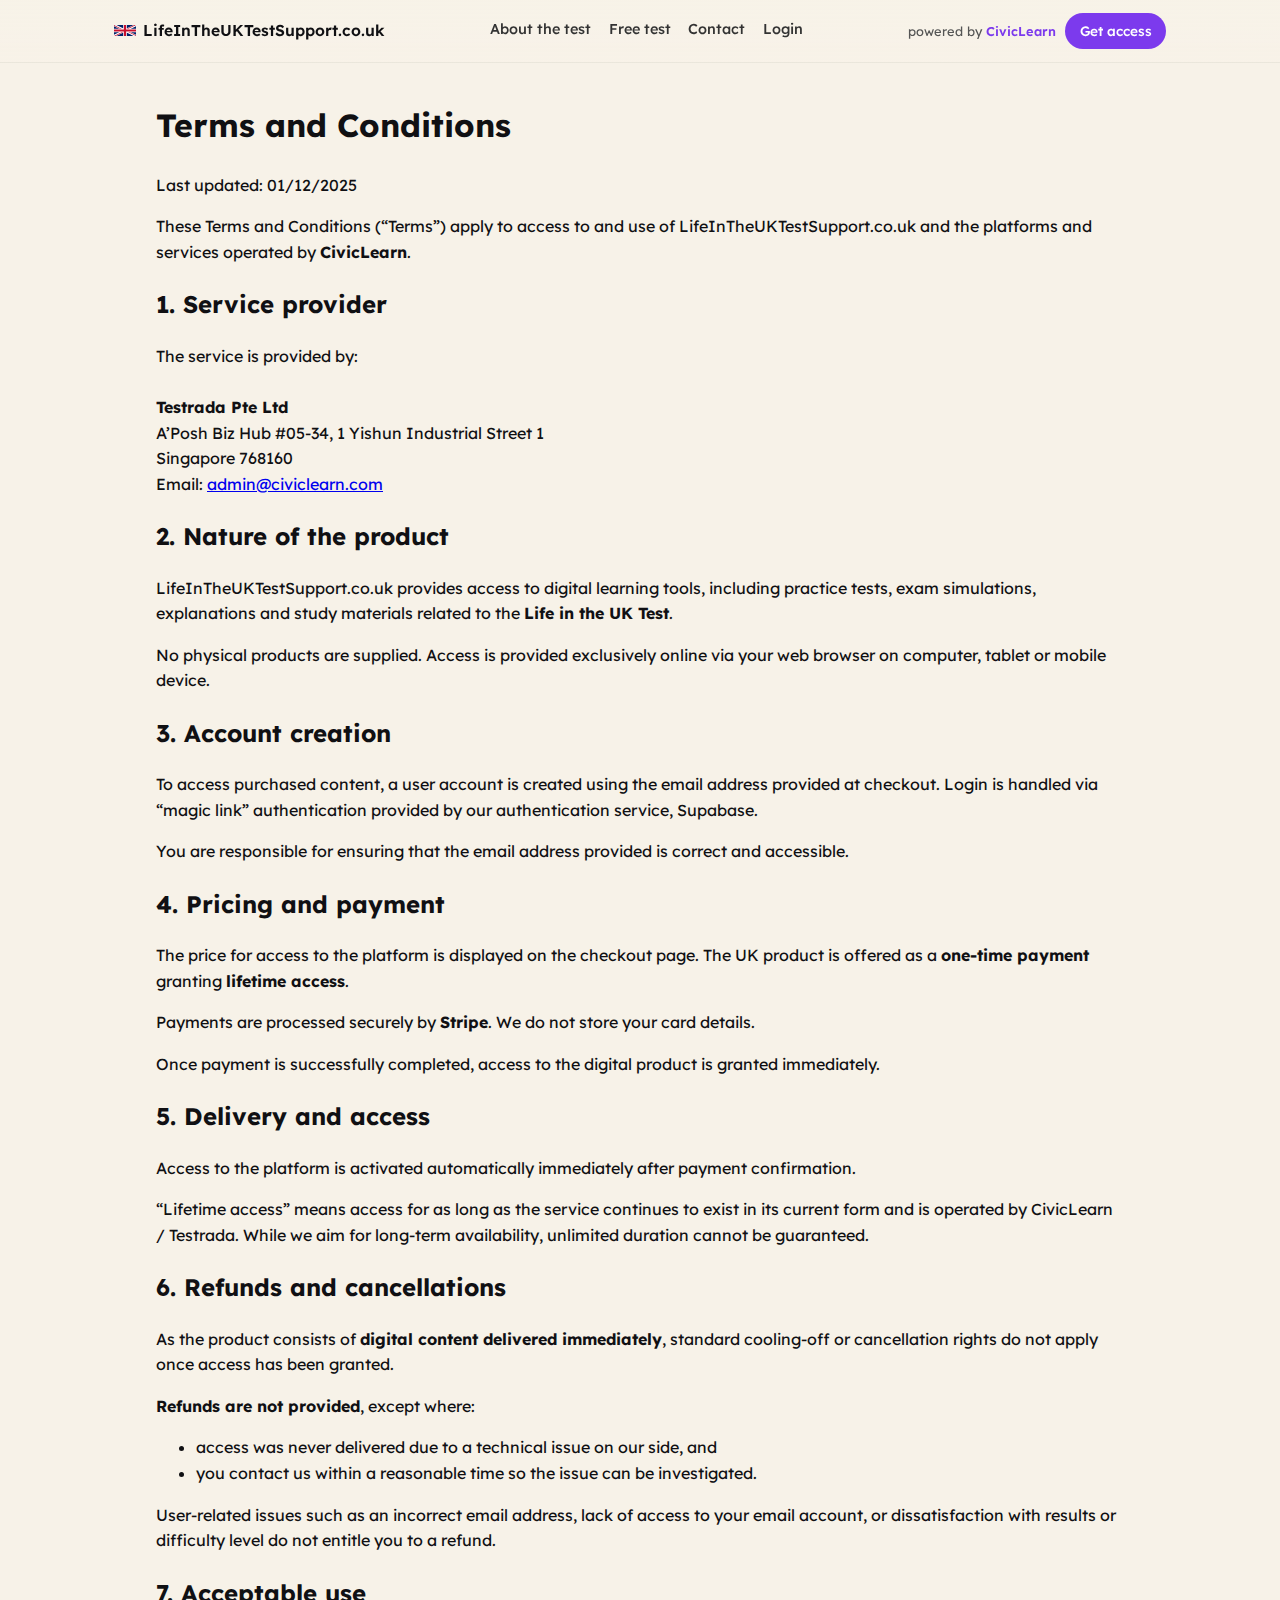
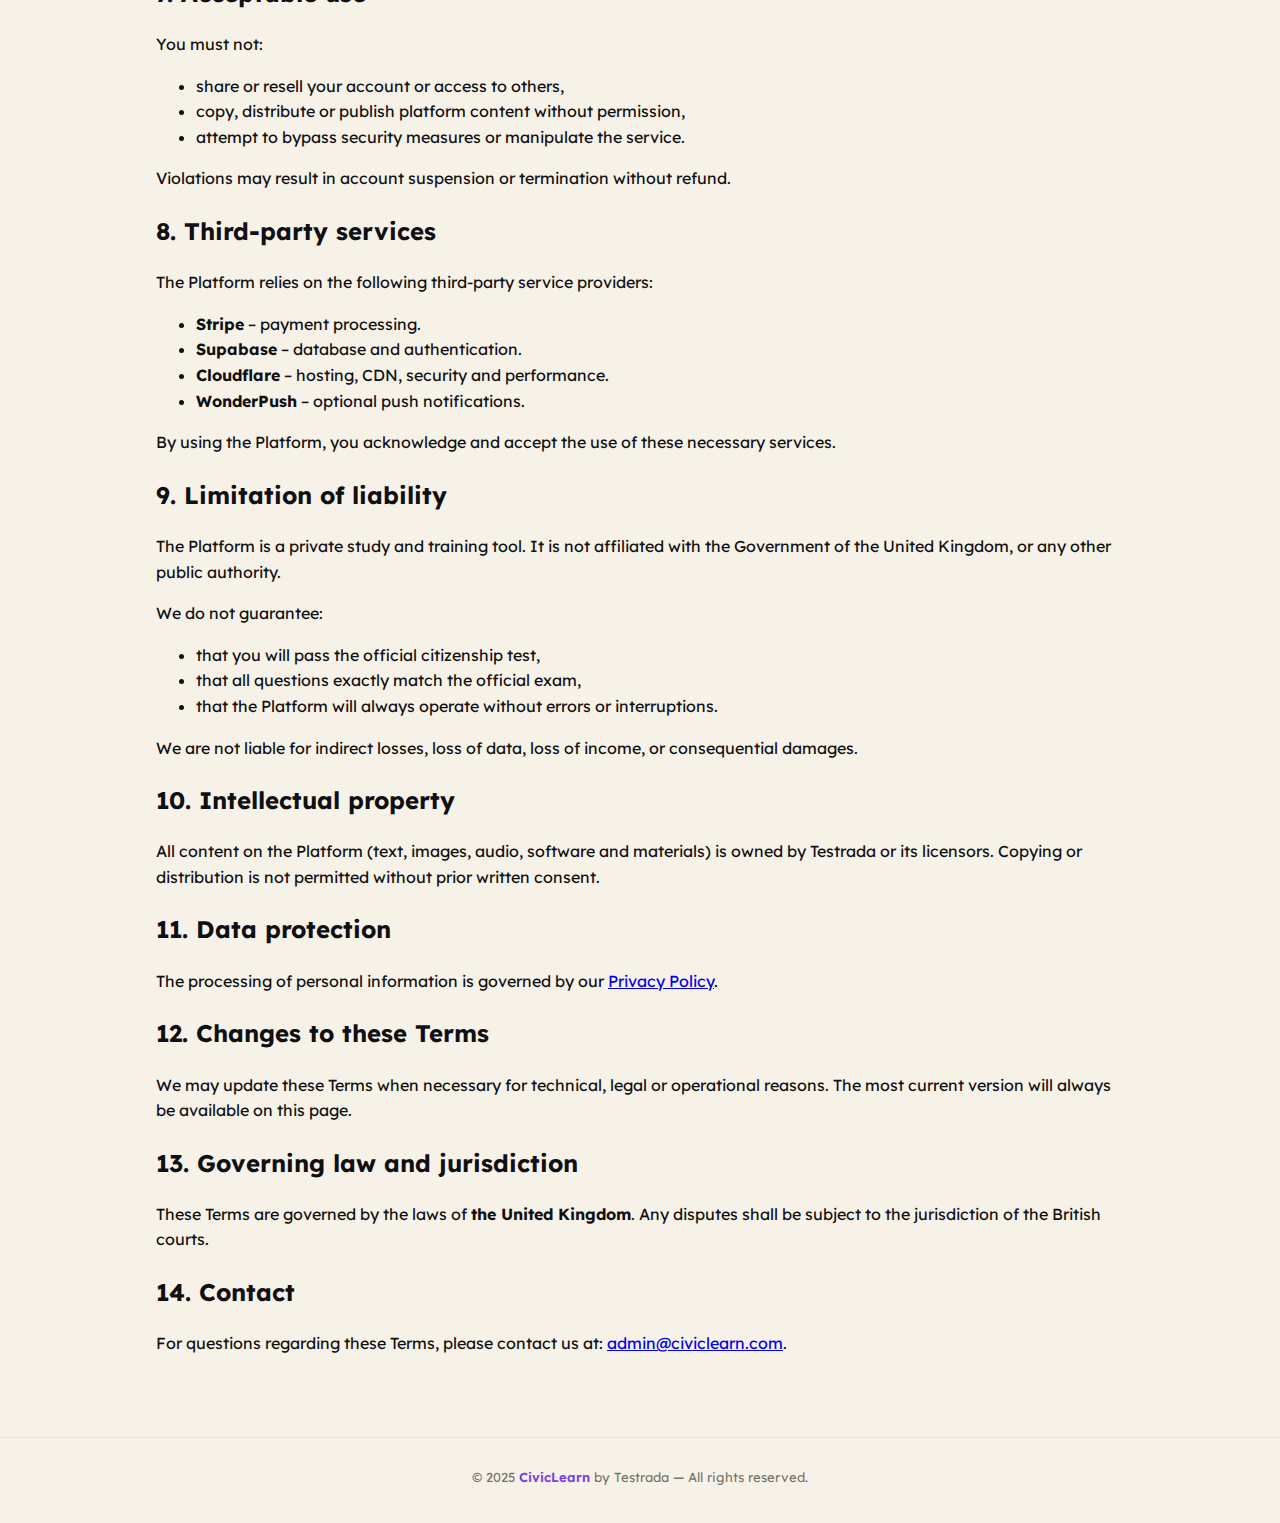
<file: terms-and-conditions.html>
<!DOCTYPE html>
<html lang="en-GB">
<head>
  <meta charset="UTF-8" />
  <meta name="viewport" content="width=device-width,initial-scale=1" />

  <title>Terms and Conditions – Life in the UK Test</title>

  <!-- GLOBAL -->
  <link rel="stylesheet" href="/assets/css/shared.css">

  <!-- PAGE SPECIFIC -->
  <link rel="stylesheet" href="/assets/css/abouttest.css">
</head>

<body>

<header class="site-header">
  <div class="header-inner">

    <div class="header-left">
      <a href="/index.html" class="brand-link">
        <img src="/assets/images/uk.svg" alt="UK">
        <div class="brand-title">LifeInTheUKTestSupport.co.uk</div>
      </a>
    </div>

    <div class="header-center">
      <nav class="header-nav">
        <a href="/about-the-test.html">About the test</a>
        <a href="/free-test.html">Free test</a>
        <a href="/contact.html">Contact</a>
        <a href="https://civiclearn.com/uk/login">Login</a>
      </nav>
    </div>

    <div class="header-right">
      <div class="brand-powered">
        powered by <span>CivicLearn</span>
      </div>
      <a href="https://civiclearn.com/uk/checkout.html" class="btn-small-purple">
        Get access
      </a>
    </div>

  </div>
</header>


<main class="cl-main">
  <h1>Terms and Conditions</h1>

  <p>Last updated: 01/12/2025</p>

  <p>
    These Terms and Conditions (“Terms”) apply to access to and use of
    LifeInTheUKTestSupport.co.uk and the platforms and services operated by
    <strong>CivicLearn</strong>.
  </p>


  <h2>1. Service provider</h2>

  <p>
    The service is provided by:<br><br>
    <strong>Testrada Pte Ltd</strong><br>
    A’Posh Biz Hub #05-34, 1 Yishun Industrial Street 1<br>
    Singapore 768160<br>
    Email: <a href="mailto:admin@civiclearn.com">admin@civiclearn.com</a>
  </p>


  <h2>2. Nature of the product</h2>

  <p>
    LifeInTheUKTestSupport.co.uk provides access to digital learning tools,
    including practice tests, exam simulations, explanations and study materials
    related to the <strong>Life in the UK Test</strong>.
  </p>

  <p>
    No physical products are supplied. Access is provided exclusively online via
    your web browser on computer, tablet or mobile device.
  </p>


  <h2>3. Account creation</h2>

  <p>
    To access purchased content, a user account is created using the email address
    provided at checkout. Login is handled via “magic link” authentication provided
    by our authentication service, Supabase.
  </p>

  <p>
    You are responsible for ensuring that the email address provided is correct and accessible.
  </p>


  <h2>4. Pricing and payment</h2>

  <p>
    The price for access to the platform is displayed on the checkout page.
    The UK product is offered as a <strong>one-time payment</strong> granting
    <strong>lifetime access</strong>.
  </p>

  <p>
    Payments are processed securely by <strong>Stripe</strong>.
    We do not store your card details.
  </p>

  <p>
    Once payment is successfully completed, access to the digital product is granted immediately.
  </p>


  <h2>5. Delivery and access</h2>

  <p>
    Access to the platform is activated automatically immediately after payment confirmation.
  </p>

  <p>
    “Lifetime access” means access for as long as the service continues to exist in its current form
    and is operated by CivicLearn / Testrada. While we aim for long-term availability,
    unlimited duration cannot be guaranteed.
  </p>


  <h2>6. Refunds and cancellations</h2>

  <p>
    As the product consists of <strong>digital content delivered immediately</strong>,
    standard cooling-off or cancellation rights do not apply once access has been granted.
  </p>

  <p>
    <strong>Refunds are not provided</strong>, except where:
  </p>

  <ul>
    <li>access was never delivered due to a technical issue on our side, and</li>
    <li>you contact us within a reasonable time so the issue can be investigated.</li>
  </ul>

  <p>
    User-related issues such as an incorrect email address, lack of access to your email account,
    or dissatisfaction with results or difficulty level do not entitle you to a refund.
  </p>


  <h2>7. Acceptable use</h2>

  <p>You must not:</p>

  <ul>
    <li>share or resell your account or access to others,</li>
    <li>copy, distribute or publish platform content without permission,</li>
    <li>attempt to bypass security measures or manipulate the service.</li>
  </ul>

  <p>
    Violations may result in account suspension or termination without refund.
  </p>


  <h2>8. Third-party services</h2>

  <p>
    The Platform relies on the following third-party service providers:
  </p>

  <ul>
    <li><strong>Stripe</strong> – payment processing.</li>
    <li><strong>Supabase</strong> – database and authentication.</li>
    <li><strong>Cloudflare</strong> – hosting, CDN, security and performance.</li>
    <li><strong>WonderPush</strong> – optional push notifications.</li>
  </ul>

  <p>
    By using the Platform, you acknowledge and accept the use of these necessary services.
  </p>


  <h2>9. Limitation of liability</h2>

  <p>
    The Platform is a private study and training tool.
    It is not affiliated with the Government of the United Kingdom,
    or any other public authority.
  </p>

  <p>
    We do not guarantee:
  </p>

  <ul>
    <li>that you will pass the official citizenship test,</li>
    <li>that all questions exactly match the official exam,</li>
    <li>that the Platform will always operate without errors or interruptions.</li>
  </ul>

  <p>
    We are not liable for indirect losses, loss of data, loss of income,
    or consequential damages.
  </p>


  <h2>10. Intellectual property</h2>

  <p>
    All content on the Platform (text, images, audio, software and materials)
    is owned by Testrada or its licensors.
    Copying or distribution is not permitted without prior written consent.
  </p>


  <h2>11. Data protection</h2>

  <p>
    The processing of personal information is governed by our
    <a href="/privacy-policy.html">Privacy Policy</a>.
  </p>


  <h2>12. Changes to these Terms</h2>

  <p>
    We may update these Terms when necessary for technical, legal or operational reasons.
    The most current version will always be available on this page.
  </p>


  <h2>13. Governing law and jurisdiction</h2>

  <p>
    These Terms are governed by the laws of <strong>the United Kingdom</strong>.
    Any disputes shall be subject to the jurisdiction of the British courts.
  </p>


  <h2>14. Contact</h2>

  <p>
    For questions regarding these Terms, please contact us at:
    <a href="mailto:admin@civiclearn.com">admin@civiclearn.com</a>.
  </p>

</main>


<footer class="cl-footer">
  <div class="cl-footer-inner">
    © 2025 <span class="cl-footer-brand">CivicLearn</span> by Testrada — All rights reserved.
  </div>
</footer>

</body>
</html>
</file>
<file: assets/css/shared.css>
/* ===========================================
   CIVICLEARN – CONSOLIDATED SHARED STYLES
   (Base, Fonts, Colors, Box-Sizing Fix, Header, Footer, Banner)
   =========================================== */

/* --- CORE SETUP --- */

/* GLOBAL FONTS (Must be BEFORE other styles) */
@import url("https://fonts.googleapis.com/css2?family=Lexend:wght@300;400;500;600;700&display=swap");

/* BOX-SIZING FIX */
html {
  box-sizing: border-box;
}

*, *::before, *::after {
  box-sizing: inherit;
}

/* COLOR PALETTE */
:root {
  --brand: #7c3aed;
  --brand-dark: #5b21b6;
  --bg-soft: #f7f2e8; /* Background color */
  --bg: #f7f2e8;      /* Alias for BG */
  --text-main: #101013;
  --text: #101013;   /* Alias for Text */
  --muted: #555;
  --card-bg: #ffffff;
}

/* BASE STYLES */
body {
  margin: 0;
  padding: 0;
  line-height: 1.6;
  background: var(--bg-soft);
  font-family: "Lexend", system-ui, -apple-system, BlinkMacSystemFont, sans-serif;
  color: var(--text-main);
  min-height: 400;
  display: flex;
  flex-direction: column;
}

/* ===========================================
   GLOBAL HEADER (.site-header)
   =========================================== */

.site-header {
  backdrop-filter: blur(14px);
  background: linear-gradient(
    to bottom,
    rgba(247,242,232,0.96),
    rgba(247,242,232,0.90)
  );
  border-bottom: 1px solid rgba(0,0,0,0.05);
  position: sticky;
  top: 0;
  z-index: 50;
}

.header-inner {
  max-width: 1100px;
  margin: 0 auto;
  padding: 0.8rem 1.5rem;
  display: flex;
  align-items: center;
  gap: 1.25rem;
}

.header-left {
  display: flex;
  align-items: center;
  gap: 0.7rem;
  flex-shrink: 0;
}

.brand-link {
  display: flex;
  align-items: center;
  gap: 0.45rem;
  text-decoration: none;
  color: var(--text-main);
}
.brand-link img { width: 22px; height: auto; }

.brand-title {
  font-weight: 600;
  font-size: 0.98rem;
}

.header-center {
  flex: 1;
  display: flex;
  justify-content: center;
}

.header-nav {
  display: flex;
  gap: 1.1rem;
  font-size: 0.9rem;
  flex-wrap: wrap;
  justify-content: center;
}

.header-nav a {
  text-decoration: none;
  color: #333;
  padding: 0.15rem 0;
  border-bottom: 2px solid transparent;
  font-weight: 500;
}

.header-nav a:hover {
  border-bottom-color: var(--brand);
}

.header-right {
  display: flex;
  align-items: center;
  gap: 0.6rem;
  flex-shrink: 0;
}

.brand-powered {
  font-size: 0.8rem;
  color: var(--muted);
  white-space: nowrap;
}

.brand-powered span {
  font-weight: 600;
  color: var(--brand);
}

.btn-small-purple {
  background: var(--brand);
  color: #fff;
  font-weight: 500;
  padding: 0.45rem 0.9rem;
  border-radius: 999px;
  text-decoration: none;
  font-size: 0.85rem;
  white-space: nowrap;
}

.btn-small-purple:hover {
  background: var(--brand-dark);
}


/* --- HEADER RESPONSIVENESS --- */
@media (max-width: 800px) {
  .header-inner {
    flex-wrap: wrap;
    justify-content: center;
    row-gap: 0.6rem;
  }
  .header-left {
    width: 100%;
    justify-content: center;
  }
  .header-center {
    order: 3;
    width: 100%;
  }
  .header-right {
    order: 2;
  }
  .header-nav {
    justify-content: center;
  }
}

@media (max-width: 500px) {
  .header-inner {
    padding-inline: 1.0rem;
  }
  .header-left,
  .header-left .brand-link {
    flex-shrink: 0 !important;
  }
  .header-nav {
    gap: 0.7rem;
    font-size: 0.85rem;
  }
  .brand-powered {
    display: none;
  }
}


/* ===========================================
   GLOBAL FOOTER (.cl-footer)
   =========================================== */

/* Footer base (styles from civiclearn-pages.css) */
footer {
  border-top: 1px solid rgba(0,0,0,0.06);
  margin-top: 2rem;
  padding: 1.5rem 1rem 2rem;
}

.footer-inner {
  max-width: 1100px;
  margin: 0 auto;
  display: flex;
  flex-wrap: wrap;
  row-gap: 0.5rem;
  column-gap: 1rem;
  align-items: center;
  justify-content: space-between;
  font-size: 0.82rem;
  color: #666;
}

/* cl-footer structure (styles from shared.css) */
.cl-footer {
  padding: 1.8rem 1rem 2.2rem;
  margin-top: 3rem;
  border-top: 1px solid rgba(0,0,0,0.06);
}

.cl-footer-inner {
  max-width: 1200px;
  margin: 0 auto;
  font-size: 0.82rem;
  color: rgba(0,0,0,0.55);
  text-align: center;
  font-weight: 400;
}

.cl-footer-brand {
  color: var(--brand);
  font-weight: 600;
}
</file>
<file: assets/css/abouttest.css>
/* ===========================================
   ABOUT TEST PAGE STYLES (FINAL & STABLE FLAG BORDER)
   =========================================== */

main {
  /* This centers and limits the width of the main content area */
  max-width: 1000px; 
  margin: 0 auto;
  padding: 1rem; /* General padding for mobile safety */
}

/* 1. Main Content Card */
.despre-card {
  background: var(--card-bg, #ffffff);
  border-radius: 1rem;
  box-shadow: 0 4px 14px rgba(0,0,0,0.06);
  
  /* --- KEY FIX: ROMANIAN FLAG BORDER --- */
  border-top: 5px solid transparent; /* Placeholder for the image border */
  border-image: linear-gradient(
    to right, 
    #002B7F 33.3%, /* Blue */
    #FCD116 33.3%, #FCD116 66.6%, /* Yellow */
    #CE1126 66.6% /* Red */
  ) 1;
  /* -------------------------------------- */
  
  /* Resetting margins and padding for a clean, non-floating layout */
  margin-top: 2rem; /* Standard margin below banner or general content */
  margin-bottom: 3rem;
  padding: 2.5rem 3rem; /* Standard padding inside the card */
  
  position: static; /* Ensure standard flow */
}

/* 2. Heading Adjustments */
.despre-card h1 {
  font-size: 2.2rem;
  font-weight: 700; 
  padding: 1.5rem 3.5rem;
  margin-top: 1rem; 
  margin-bottom: 1rem;
}

.despre-card h2 {
  font-size: 1.6rem;
  font-weight: 600;
  margin-top: 2.5rem;
  margin-bottom: 1rem;
}

.despre-card h3 {
  font-size: 1.2rem;
  font-weight: 600;
  margin-top: 1.5rem;
  margin-bottom: 0.8rem;
}

/* 3. Improve Spacing on Lists */
.despre-card ul {
  list-style-type: disc;
  padding-left: 1.2rem;
}

.despre-card ul li {
  margin-bottom: 0.5rem;
}

/* 4. Style the Oath Blockquote */
.despre-card blockquote {
  background: #f0eef4; 
  border-left: 5px solid var(--brand);
  padding: 1rem 1.5rem;
  margin: 1.5rem 0;
  font-style: italic;
  color: #333;
}

/* 5. Mobile Adjustments */
@media (max-width: 768px) {
  .despre-card {
    padding: 1.5rem 1.5rem;
    margin-top: 1.5rem; 
    border-radius: 0.75rem;
  }
  .despre-card h1 {
    font-size: 1.8rem;
  }
}
</file>
<file: assets/css/contact.css>
/* === CONTACT PAGE LAYOUT =================================== */

/* main wrapper */
.contact-main {
  width: 100%;
  max-width: 1000px;          /* comfortable on desktop */
  margin: 0 auto;
  padding: 3rem 1.5rem 3.5rem;
}

/* page title */
.contact-title {
  text-align: center;
  font-size: 2.4rem;
  font-weight: 700;
  margin-top: 1rem;
  margin-bottom: 2.5rem;
  color: #101013;
}

/* white card */
.contact-card {
  background: #ffffff;
  border-radius: 20px;
  box-shadow: 0 6px 18px rgba(0,0,0,0.06);
  padding: 2.5rem 3rem;
}

/* form fields */
.field {
  margin-bottom: 1.8rem;
}

.field label {
  display: block;
  margin-bottom: 0.5rem;
  font-size: 1.02rem;
  font-weight: 600;
  color: #101013;
}

.field input,
.field textarea {
  width: 100%;
  box-sizing: border-box;
  padding: 0.9rem 1rem;
  border-radius: 12px;
  border: 1px solid #d6d6d6;
  background: #fafafa;
  font-size: 1rem;
  font-family: inherit;
  resize: vertical;
  transition: border-color 0.15s ease, background-color 0.15s ease;
}

.field input:focus,
.field textarea:focus {
  outline: none;
  border-color: var(--brand);
  background: #ffffff;
}

/* submit button */
.contact-submit {
  display: inline-block;
  background: var(--brand);
  color: #ffffff;
  border: none;
  border-radius: 999px;
  padding: 0.85rem 2.2rem;
  font-size: 1rem;
  font-weight: 600;
  cursor: pointer;
  transition: background-color 0.15s ease, transform 0.1s ease;
  margin-top: 0.5rem;
}

.contact-submit:hover {
  background: var(--brand-dark);
  transform: translateY(-1px);
}

/* === RESPONSIVE BEHAVIOUR ================================== */

@media (max-width: 768px) {
  .contact-main {
    padding: 2.5rem 1.25rem 3rem;
  }

  .contact-title {
    font-size: 2rem;
    margin-bottom: 2rem;
  }

  .contact-card {
    padding: 2rem 1.5rem;
    border-radius: 16px;
  }
}

@media (max-width: 480px) {
  .contact-main {
    /* FIX: Increased padding from 1rem to 1.5rem to guarantee beige space on small screens */
    padding: 2rem 1.5rem 2.5rem; 
  }

  .contact-title {
    font-size: 1.8rem;
    margin-bottom: 1.8rem;
  }

  .contact-card {
    /* FIX: Adjusted padding to 1rem to work well with the 1.5rem wrapper padding */
    padding: 1.5rem 1rem;
    border-radius: 14px;
  }

  .field input,
  .field textarea {
    font-size: 0.95rem;
  }
}
</file>
